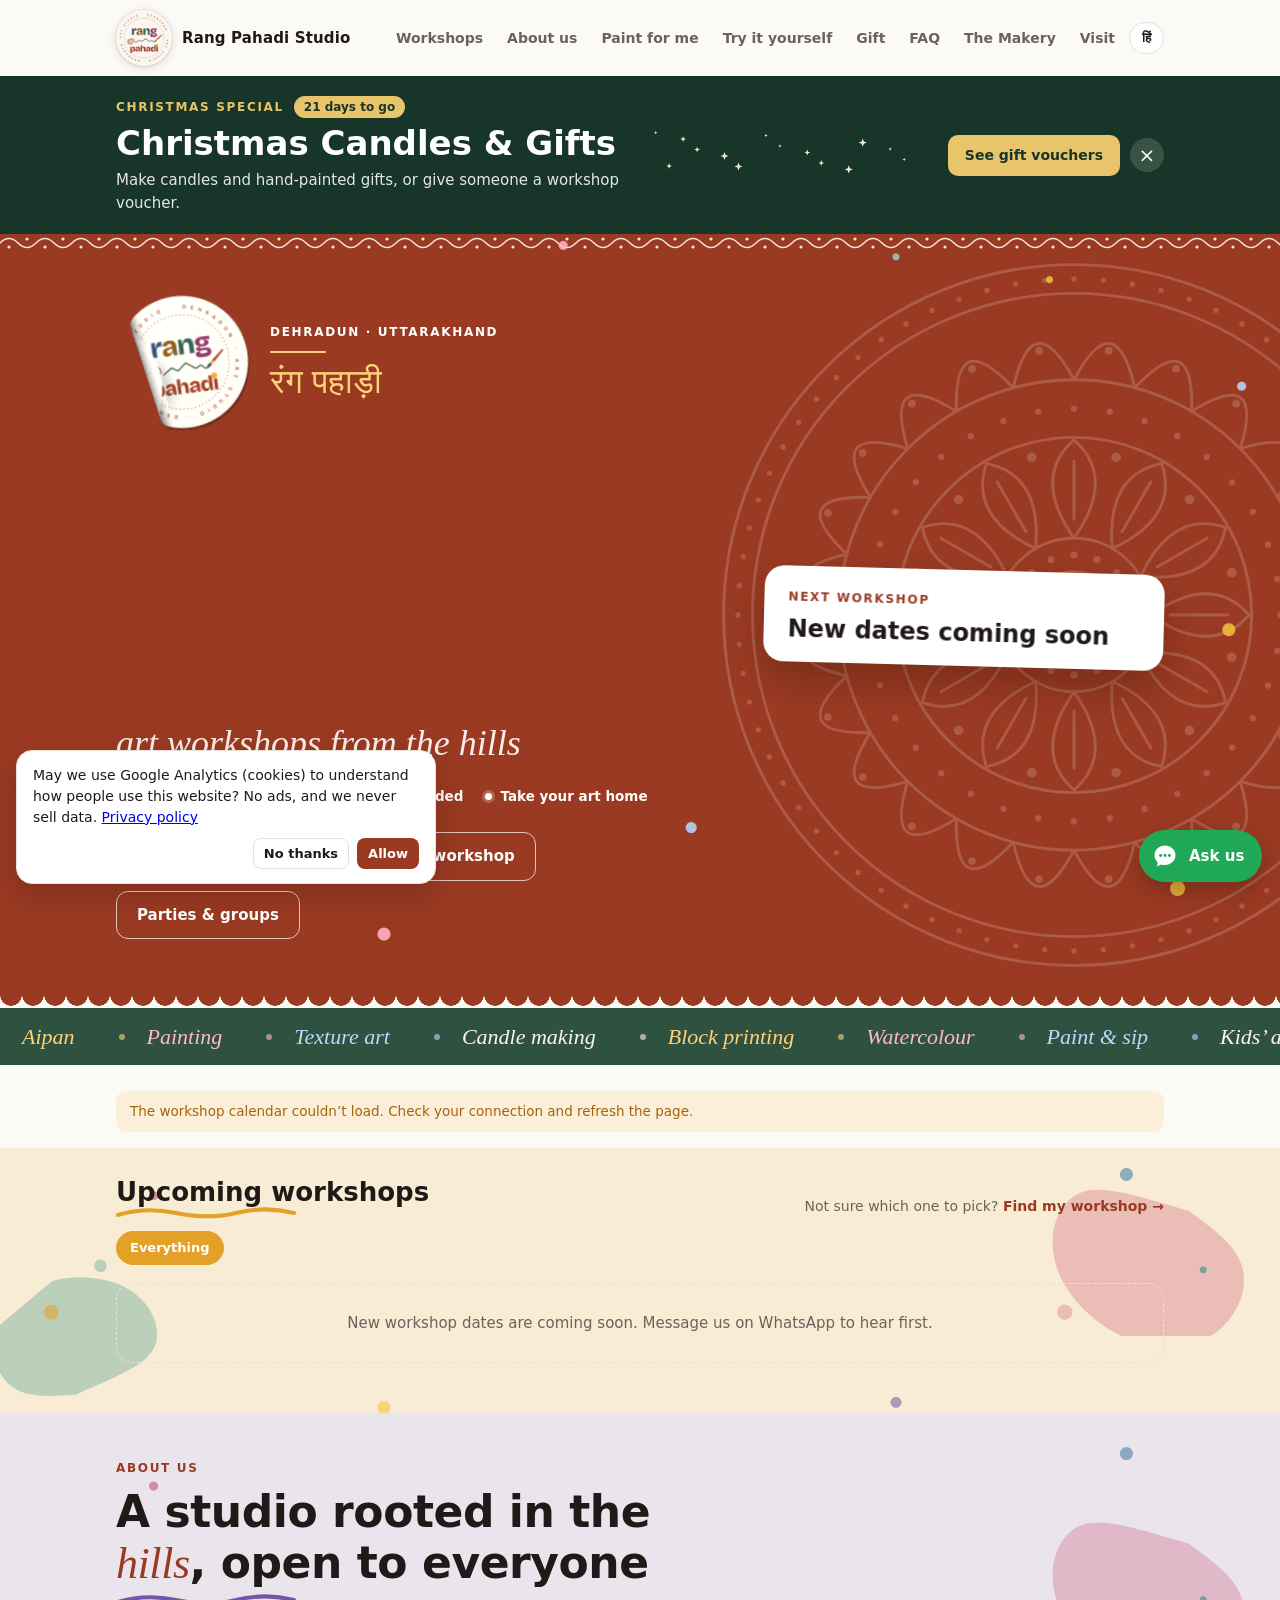
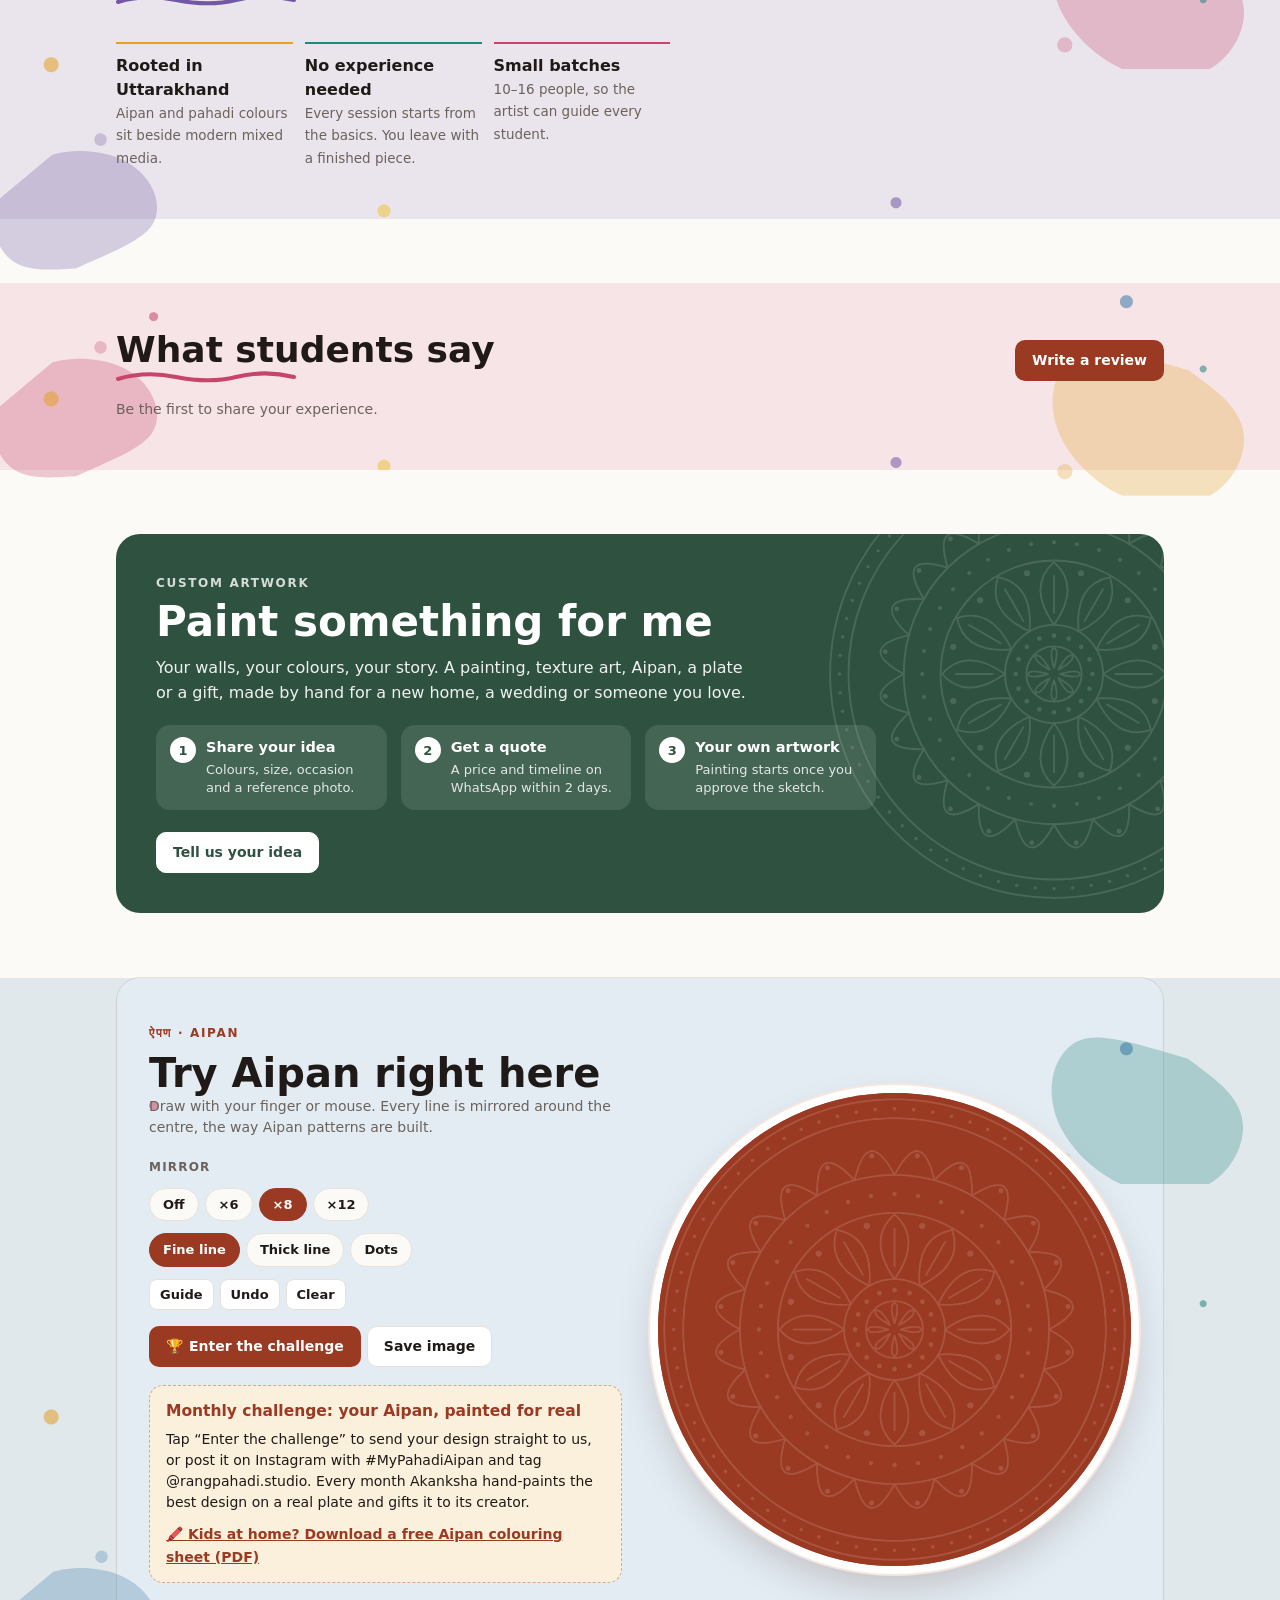
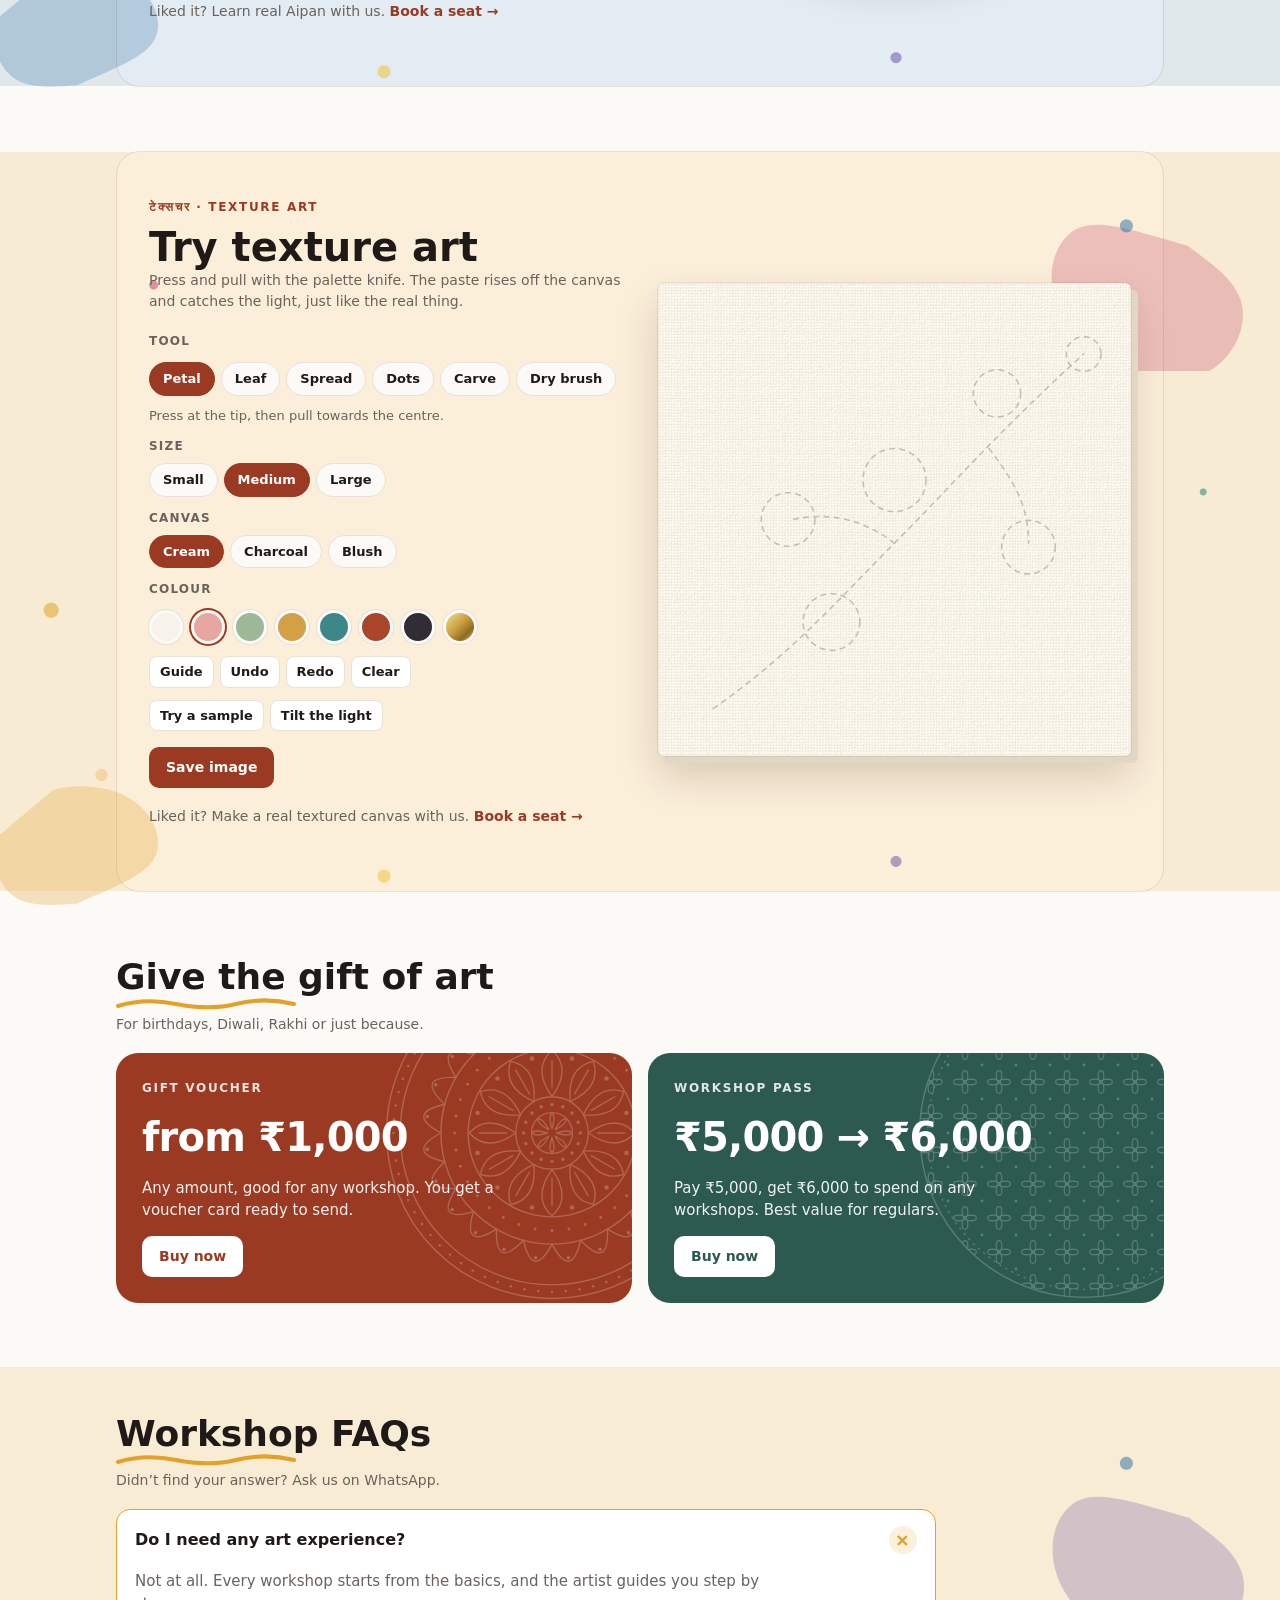
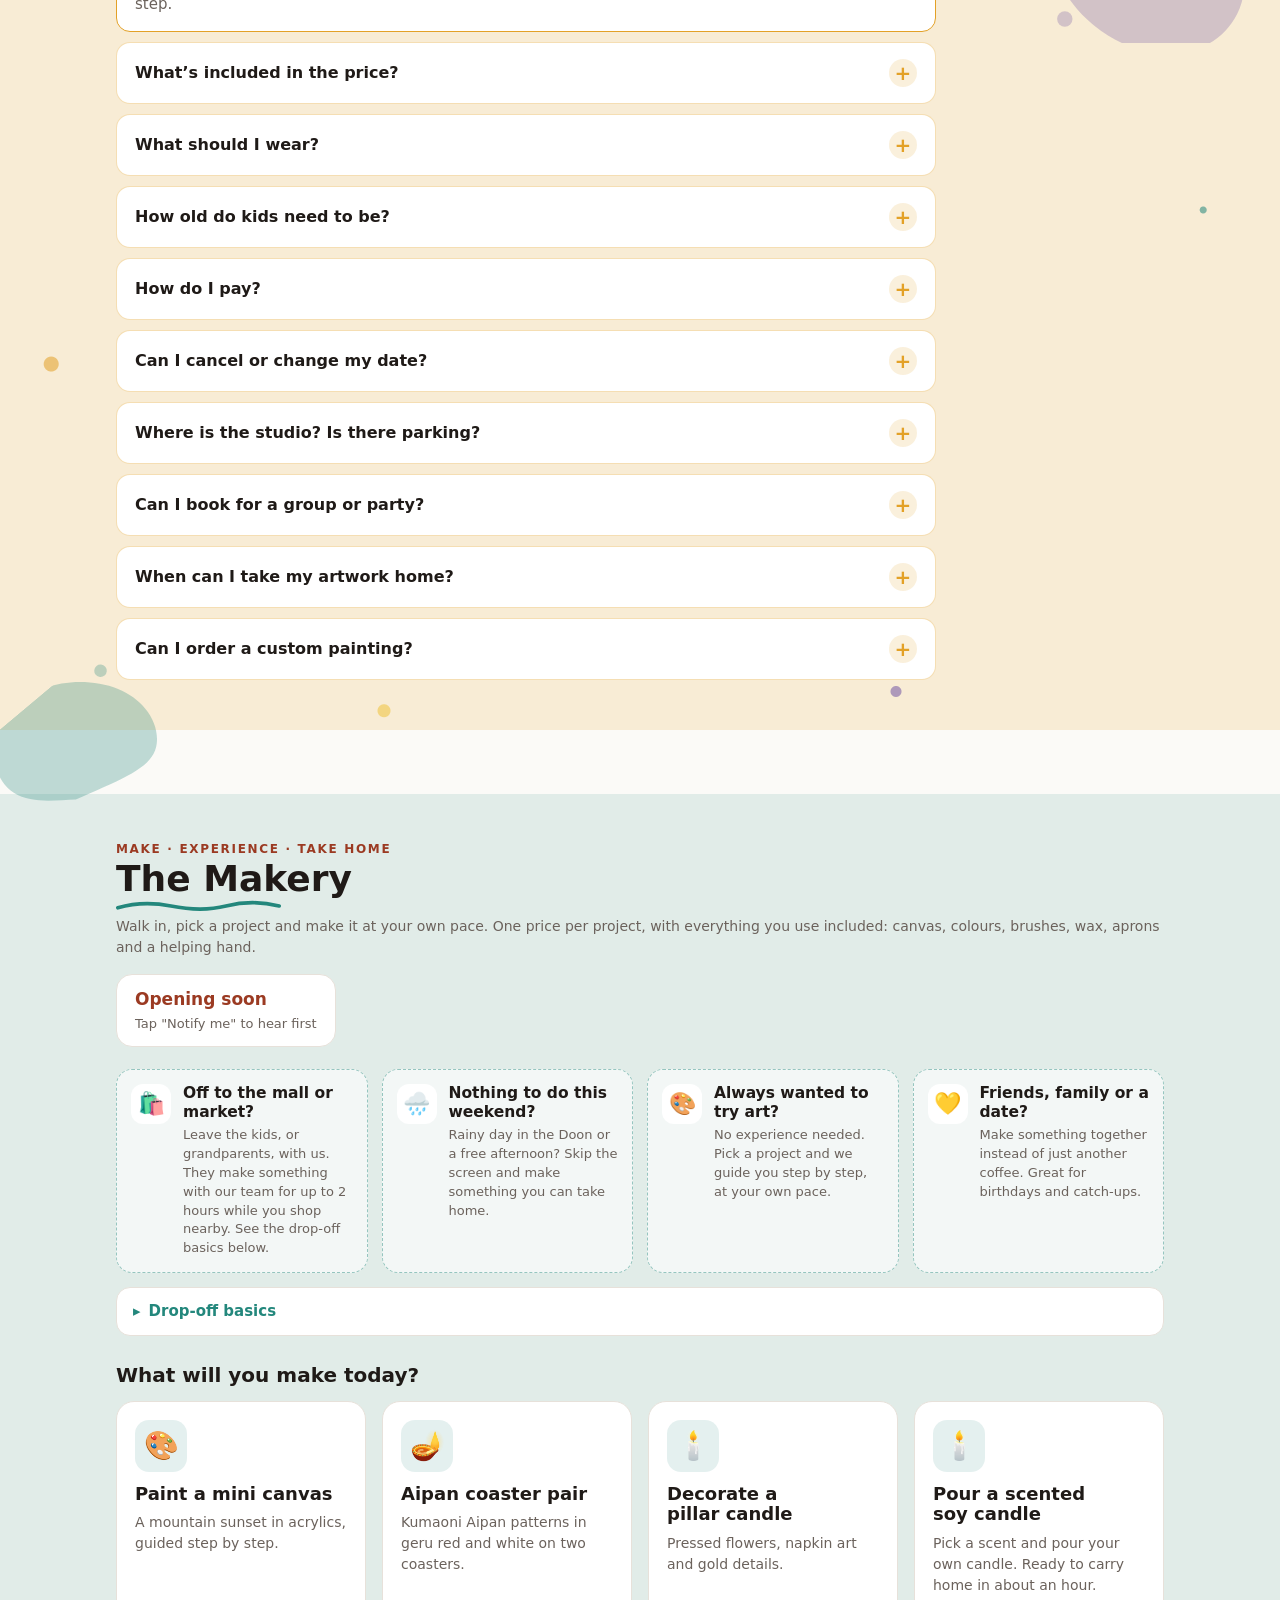
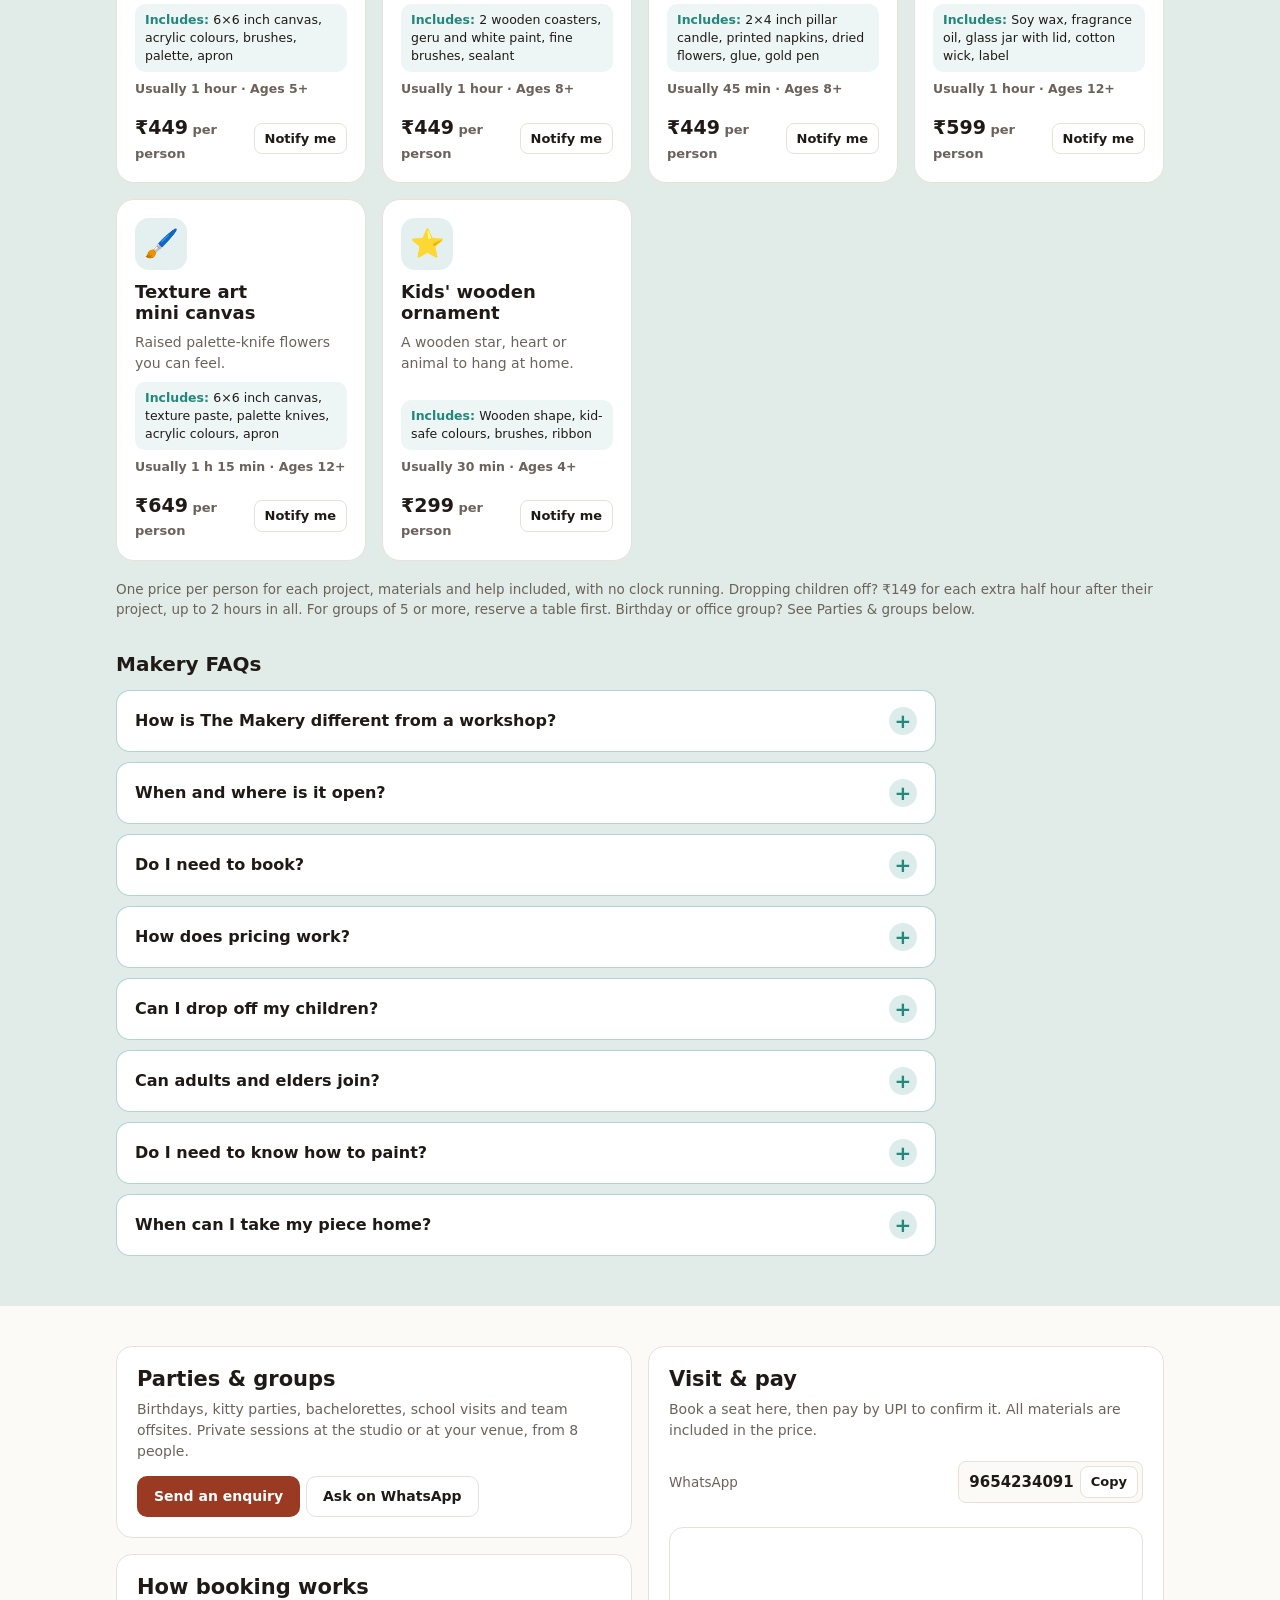
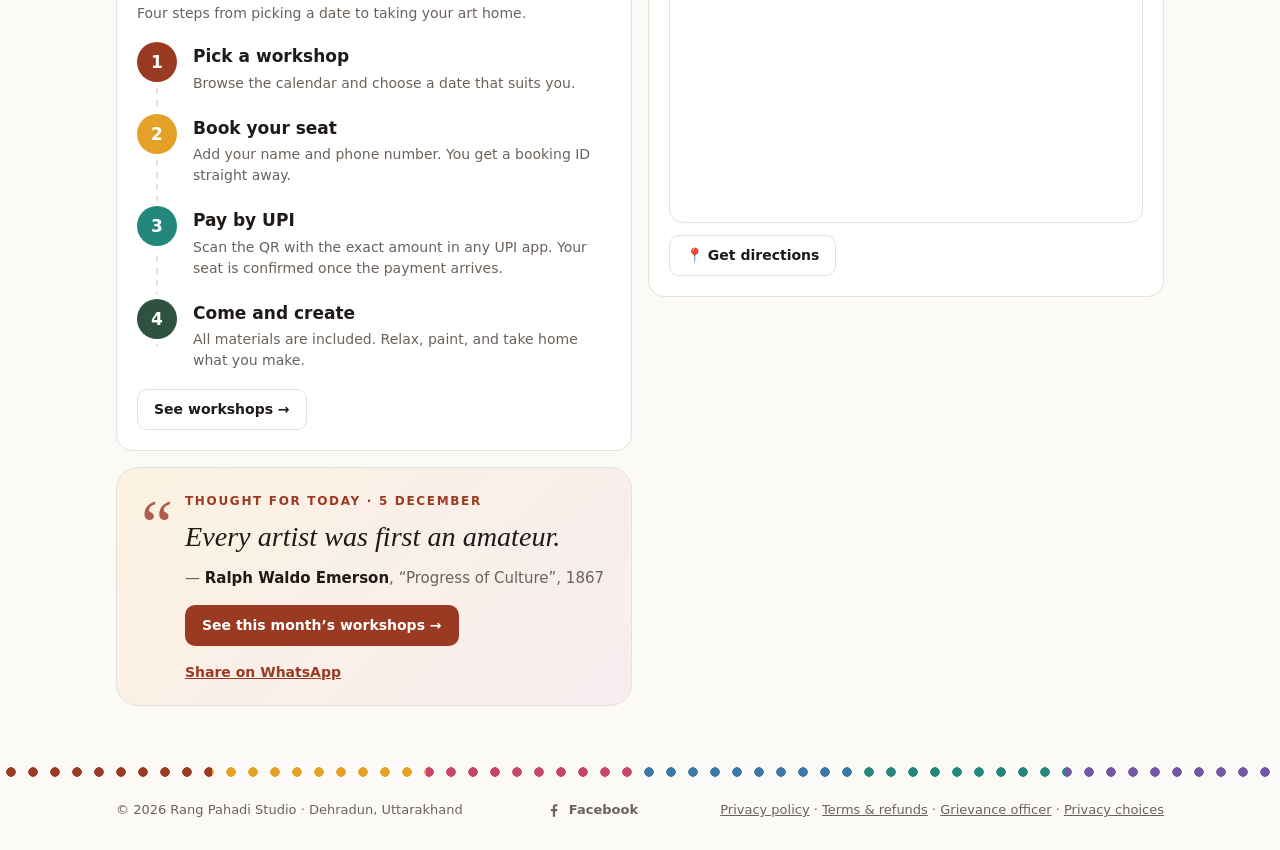
<file: index.html>
<!doctype html>
<html lang="en">
<head>
<meta charset="utf-8">
<meta name="viewport" content="width=device-width, initial-scale=1, viewport-fit=cover">
<!-- Security: only load scripts, styles and data from the places this site really uses -->
<meta http-equiv="Content-Security-Policy" content="default-src 'self'; script-src 'self' 'unsafe-inline' https://www.googletagmanager.com; style-src 'self' 'unsafe-inline' https://fonts.googleapis.com; font-src 'self' data: https://fonts.gstatic.com; img-src 'self' data: blob: https:; connect-src 'self' https://script.google.com https://script.googleusercontent.com https://*.google-analytics.com https://*.analytics.google.com https://www.googletagmanager.com https://*.doubleclick.net; frame-src https://www.google.com https://maps.google.com; worker-src 'self'; manifest-src 'self'; object-src 'none'; base-uri 'self'; form-action 'self'; upgrade-insecure-requests">
<meta name="referrer" content="strict-origin-when-cross-origin">
<title>Rang Pahadi Studio · Art workshops in Dehradun</title>
<meta name="description" content="Hands-on art workshops in Dehradun: Aipan, painting, texture art, candle making, block printing and kids' classes. All materials included. Book a seat online.">
<meta property="og:title" content="Rang Pahadi Studio · Art workshops in Dehradun">
<meta property="og:description" content="Aipan, painting, texture art, candle making, block printing and kids' classes. Book a seat online.">
<meta name="theme-color" content="#9b3a22">
<link rel="icon" type="image/png" href="favicon-64.png">
<link rel="apple-touch-icon" href="icon-maskable-192.png">
<link rel="manifest" href="manifest.webmanifest">
<meta name="mobile-web-app-capable" content="yes">
<meta name="apple-mobile-web-app-capable" content="yes">
<meta name="apple-mobile-web-app-title" content="Rang Pahadi">
<meta name="apple-mobile-web-app-status-bar-style" content="default">
<link rel="canonical" href="https://rangpahadistudio.in/">
<meta property="og:type" content="website">
<meta property="og:url" content="https://rangpahadistudio.in/">
<meta property="og:site_name" content="Rang Pahadi Studio">
<meta property="og:locale" content="en_IN">
<meta property="og:image" content="https://rangpahadistudio.in/logo-512.png">
<meta property="og:image:width" content="512">
<meta property="og:image:height" content="512">
<meta property="og:image:alt" content="Rang Pahadi Studio logo">
<meta name="twitter:card" content="summary">
<meta name="twitter:title" content="Rang Pahadi Studio · Art workshops in Dehradun">
<meta name="twitter:description" content="Aipan, painting, texture art, candle making, block printing and kids' classes. Book a seat online.">
<meta name="twitter:image" content="https://rangpahadistudio.in/logo-512.png">
<script type="application/ld+json">{"@context":"https://schema.org","@type":"LocalBusiness","additionalType":"https://schema.org/ArtGallery","name":"Rang Pahadi Studio","alternateName":"रंग पहाड़ी","url":"https://rangpahadistudio.in/","logo":"https://rangpahadistudio.in/logo-512.png","image":"https://rangpahadistudio.in/logo-512.png","description":"Hands-on art workshops in Dehradun: Aipan, painting, texture art, candle making, block printing and kids' art classes. All materials included.","telephone":"+91-9654234091","priceRange":"₹₹","address":{"@type":"PostalAddress","streetAddress":"MDDA HIG Society, Near ISBT, Haridwar Byepass Road","addressLocality":"Dehradun","addressRegion":"Uttarakhand","postalCode":"248171","addressCountry":"IN"},"areaServed":"Dehradun","founder":{"@type":"Person","name":"Akanksha Singhal","jobTitle":"Founder & lead artist"},"sameAs":["https://www.instagram.com/rangpahadi.studio/","https://www.facebook.com/rangpahadi.studio/"],"geo":{"@type":"GeoCoordinates","latitude":30.2874931,"longitude":78.0007514},"hasMap":"https://www.google.com/maps?q=30.2874931,78.0007514","openingHoursSpecification":[{"@type":"OpeningHoursSpecification","dayOfWeek":["Tuesday","Wednesday","Thursday","Friday","Saturday","Sunday"],"opens":"10:00","closes":"19:00"}]}</script>
<link rel="preconnect" href="https://fonts.googleapis.com">
<link rel="preconnect" href="https://fonts.gstatic.com" crossorigin>
<link rel="preconnect" href="https://script.google.com" crossorigin>
<link rel="preconnect" href="https://script.googleusercontent.com" crossorigin>
<link rel="stylesheet" href="https://fonts.googleapis.com/css2?family=Bricolage+Grotesque:opsz,wght@12..96,500;12..96,700;12..96,800&family=Hanken+Grotesk:wght@400;500;600;700&family=Instrument+Serif:ital@0;1&family=Tiro+Devanagari+Hindi&display=swap">
<!-- Google Analytics -->
<!-- Google Analytics loads from app.js only after the visitor allows it (DPDP Act consent) -->
<link rel="stylesheet" href="style.css">
<style>html,body{margin:0}:root{padding-top:env(safe-area-inset-top,0px);padding-bottom:env(safe-area-inset-bottom,0px)}img{max-width:100%}[hidden]{display:none!important}</style>
</head>
<body>
<header class="wrap topbar">
  <a href="#" style="display:flex;align-items:center;gap:10px;color:inherit;text-decoration:none"><img src="logo-512.png" alt="Rang Pahadi logo" width="56" height="56" onerror="this.onerror=null;var i=this;setTimeout(function(){i.src='logo-512.png?r='+Date.now()},1000)" style="display:block;border-radius:50%;box-shadow:0 0 0 1px rgba(0,0,0,.08),0 2px 8px rgba(60,20,0,.15)"><span class="brandmini" id="brandmini">Rang Pahadi Studio</span></a>
  <nav class="navlinks" aria-label="Main">
    <a href="#calendar" data-i18n="nav_workshops">Workshops</a>
    <a href="#about" data-i18n="nav_about">About us</a>
    <a href="#gallery" data-i18n="nav_gallery" hidden>Gallery</a>
    <a href="#commission" data-i18n="nav_paint">Paint for me</a>
    <a href="#try-aipan" data-i18n="nav_try">Try it yourself</a>
    <a href="#gift" data-i18n="nav_gift">Gift</a>
    <a href="#faq" data-i18n="nav_faq">FAQ</a>
    <a href="#makery" data-i18n="nav_makery">The Makery</a>
    <a href="#visit" data-i18n="nav_visit">Visit</a>
    <button type="button" class="lang-btn" id="langBtn" data-i18n="lang_btn" aria-label="Switch language / भाषा बदलें">हिं</button>
  </nav>
</header>
<div id="app">
<!-- Shown instantly while app.js downloads (slow phones), so the first thing visitors see is the coloured hero, not
     plain text. app.js replaces everything inside #app with the real page. -->
<div class="seo-hero" style="--band:#9b3a22"><section class="band"><div class="wrap hero"><div>
  <div class="hero-id"><img class="hero-logo" src="logo-512.png" alt="" width="132" height="132"><div class="hero-place"><span class="eyebrow">Dehradun · Uttarakhand</span><span class="rule"></span><span class="deva" lang="hi">रंग पहाड़ी</span></div></div>
  <p class="h1-like">Rang Pahadi Studio</p>
  <div class="sub">art workshops from the hills</div>
  <p class="lede">Hands-on art workshops in the Doon valley: Aipan, painting, texture art, candle making, block printing and kids' classes. All materials included.</p>
  <ul class="facts"><li>Batches of 10–16</li><li>All materials included</li><li>Take your art home</li></ul>
</div></div></section></div>
<main class="wrap seo-static" style="padding:32px 16px;max-width:880px;margin:0 auto;line-height:1.6">
  <h1>Rang Pahadi Studio: art workshops in Dehradun</h1>
  <p>Rang Pahadi Studio is a hands-on art studio in Dehradun, Uttarakhand, run by artist Akanksha Singhal. Join a small-batch workshop, learn step by step and take home what you make. No experience needed, and all materials are included.</p>
  <h2>Workshops</h2>
  <ul>
    <li><strong>Aipan art</strong>: the traditional Kumaoni folk art of Uttarakhand, painted on plates, wood and canvas.</li>
    <li><strong>Painting &amp; drawing</strong>: watercolour, acrylic and paint &amp; sip sessions for beginners.</li>
    <li><strong>Texture art &amp; mixed media</strong>: palette knife, modelling paste and layered canvases.</li>
    <li><strong>Candle making</strong>: scented soy candles and decorated pillar candles.</li>
    <li><strong>Block printing &amp; handicrafts</strong>: hand-block printed totes and cushion covers.</li>
    <li><strong>Kids' Art Club</strong>: weekly drawing, colour and craft classes for ages 6–12, plus winter art camps.</li>
  </ul>
  <p>Weekend workshops start from ₹1,100 per person. The Kids' Art Club is ₹3,000 a month. Private sessions for birthdays, kitty parties, schools and corporate teams are available from 8 people.</p>
  <h2>Custom artwork and gifts</h2>
  <p>Order a custom painting, Aipan piece, hand-painted nameplate, plate or candle gift set. Gift vouchers and workshop passes are also available.</p>
  <h2>Frequently asked questions</h2>
  <p><strong>Do I need any art experience?</strong> No. Every workshop starts from the basics.</p>
  <p><strong>What is included?</strong> All materials: paints, canvas, wax, brushes and aprons.</p>
  <p><strong>How do I pay?</strong> By UPI after booking. Your seat is confirmed once the payment arrives.</p>
  <h2>Contact</h2>
  <p>Dehradun, Uttarakhand · WhatsApp <a href="https://wa.me/919654234091">96542 34091</a> · Instagram <a href="https://www.instagram.com/rangpahadi.studio/">@rangpahadi.studio</a></p>
  <noscript><p>Please turn on JavaScript to see the live workshop calendar and book a seat.</p></noscript>
</main>
</div>
<div id="modalRoot"></div>
<script src="config.js"></script>
<script src="qrcode.js"></script>
<script src="app.js"></script>
<!-- React Bits effects (sticker logo, card fade-ins, artwork carousel, tap sparkles); safe to remove.
     Loaded once the page has finished and the phone is idle, so first taps and scrolls stay smooth.
     Skipped with Data Saver on, on 2G, or on phones with 2 GB of memory or less: the effects are decoration. -->
<script>
(function(){
  var c = navigator.connection || {};
  if (c.saveData || /2g$/.test(c.effectiveType || '') || (navigator.deviceMemory && navigator.deviceMemory <= 2)) return;
  function go(){ var s = document.createElement('script'); s.src = 'enhance.js?v=8'; document.body.appendChild(s); }
  function idle(){ 'requestIdleCallback' in window ? requestIdleCallback(go, {timeout: 2500}) : setTimeout(go, 300); }
  document.readyState === 'complete' ? idle() : addEventListener('load', idle);
})();
</script>
<!-- App: install button and offline support -->
<style>#rp-install{position:fixed;left:16px;right:16px;bottom:calc(16px + env(safe-area-inset-bottom,0px));z-index:60;display:flex;align-items:center;gap:12px;max-width:440px;margin:0 auto;padding:12px 14px;border-radius:16px;background:#2f5240;color:#fff;box-shadow:0 10px 30px rgba(0,0,0,.25);font:500 14px/1.35 "Hanken Grotesk",system-ui,sans-serif}
#rp-install img{width:40px;height:40px;border-radius:10px;background:#fbf5ef}#rp-install span{flex:1}#rp-install b{display:block;font-size:15px}
#rp-install button{border:0;border-radius:99px;padding:8px 14px;font:700 13px "Hanken Grotesk",system-ui,sans-serif;cursor:pointer}#rp-install .go{background:#fff;color:#2f5240}#rp-install .no{background:transparent;color:#fff;opacity:.8;padding:8px}</style>
<script>
(function(){
  if ('serviceWorker' in navigator) window.addEventListener('load', function(){ navigator.serviceWorker.register('sw.js').catch(function(){}); });
  var standalone = matchMedia('(display-mode: standalone)').matches || navigator.standalone;
  function seen(){ try { return localStorage.getItem('rp-install-dismissed') === '1'; } catch(e){ return false; } }
  function hide(b, remember){ b.remove(); if (remember) try { localStorage.setItem('rp-install-dismissed','1'); } catch(e){} }
  function banner(text, onGo){
    if (standalone || seen() || document.getElementById('rp-install')) return;
    var b = document.createElement('div'); b.id = 'rp-install'; b.setAttribute('role','dialog'); b.setAttribute('aria-label','Install the app');
    b.innerHTML = '<img src="icon-maskable-192.png" alt=""><span><b>Get the Rang Pahadi app</b>' + text + '</span>' + (onGo ? '<button class="go" type="button">Install</button>' : '') + '<button class="no" type="button" aria-label="Not now">✕</button>';
    if (onGo) b.querySelector('.go').onclick = function(){ onGo(); hide(b, false); };
    b.querySelector('.no').onclick = function(){ hide(b, true); };
    document.body.appendChild(b);
    if (window.gtag) gtag('event','app_banner_shown');
  }
  window.addEventListener('beforeinstallprompt', function(e){
    e.preventDefault(); var ev = e;
    setTimeout(function(){ banner('Workshops and your bookings, one tap away.', function(){ ev.prompt(); ev.userChoice.then(function(c){ if (window.gtag) gtag('event','app_install_' + c.outcome); }); }); }, 8000);
  });
  window.addEventListener('appinstalled', function(){ if (window.gtag) gtag('event','app_installed'); });
  var iOS = /iphone|ipad|ipod/i.test(navigator.userAgent) && !window.MSStream;
  if (iOS && !standalone) setTimeout(function(){ banner('Tap the Share button, then “Add to Home Screen”.'); }, 12000);
})();
</script>
</body>
</html>
</file>
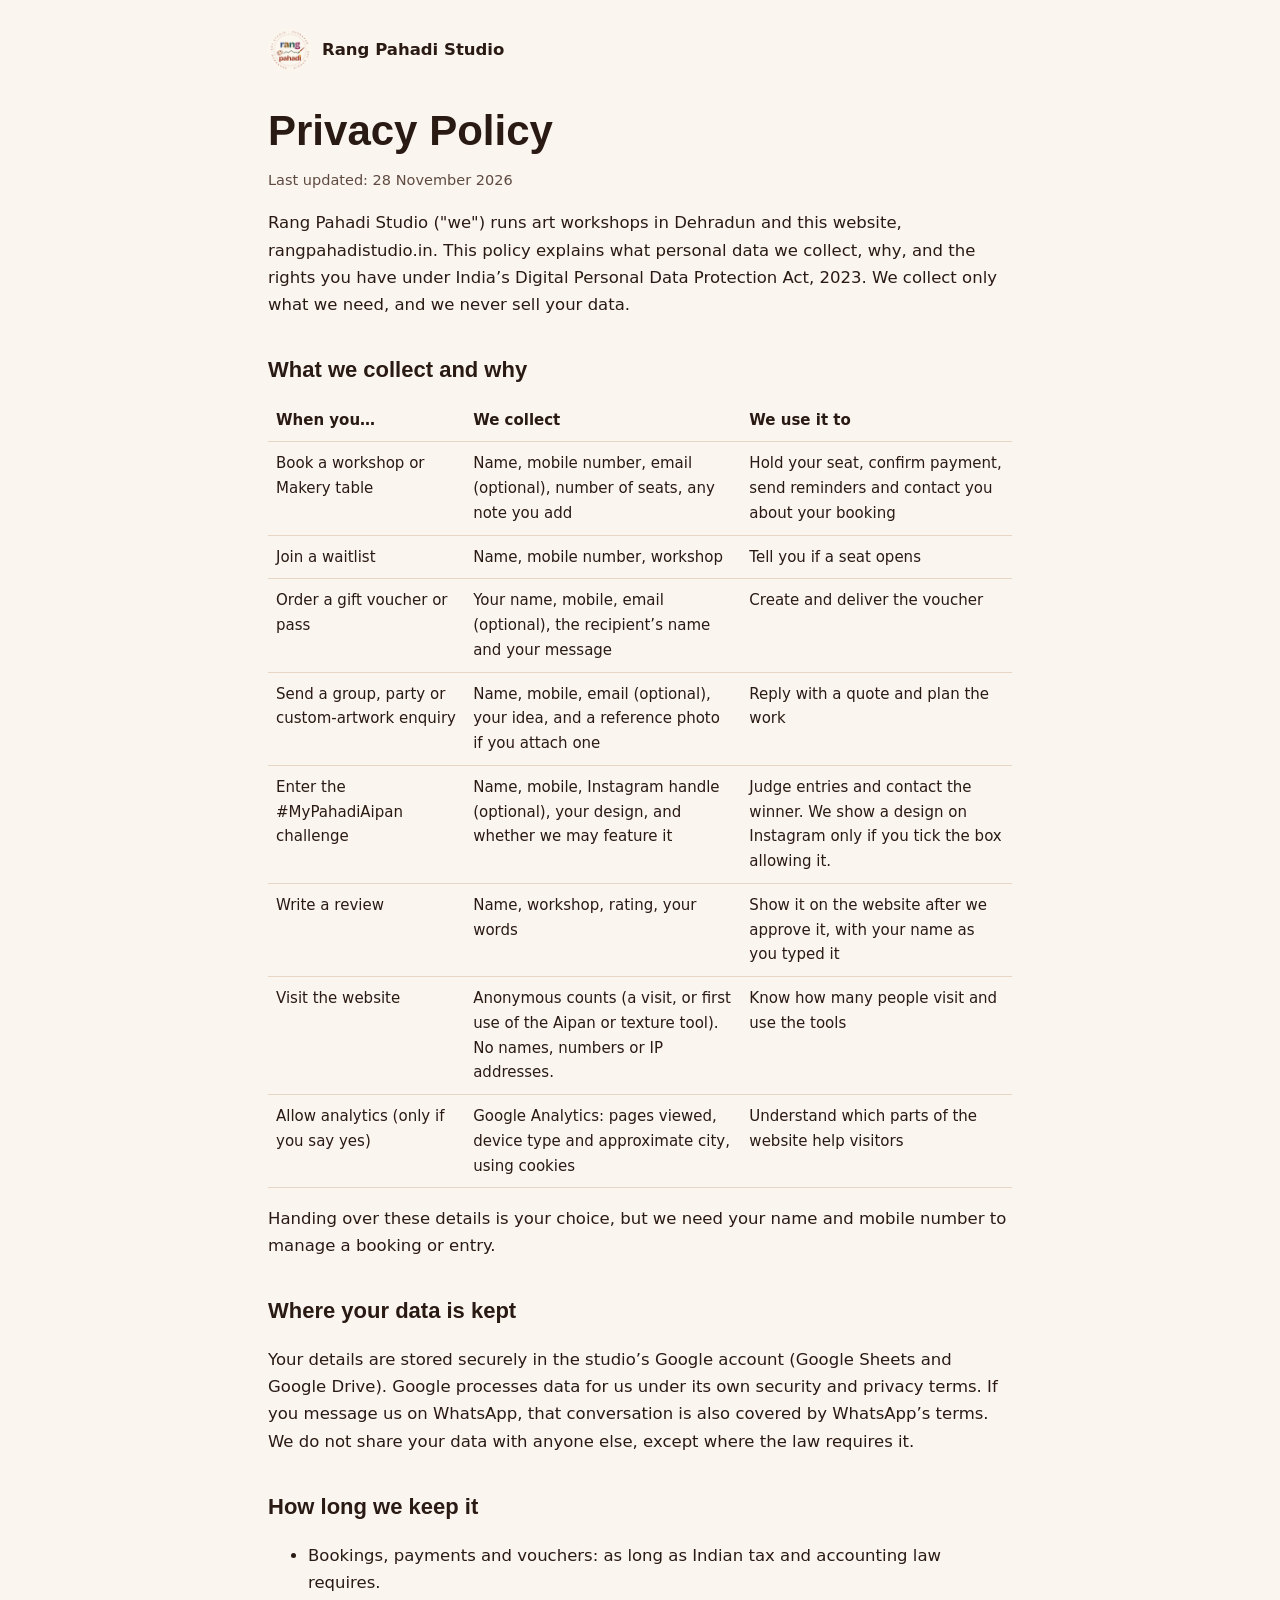
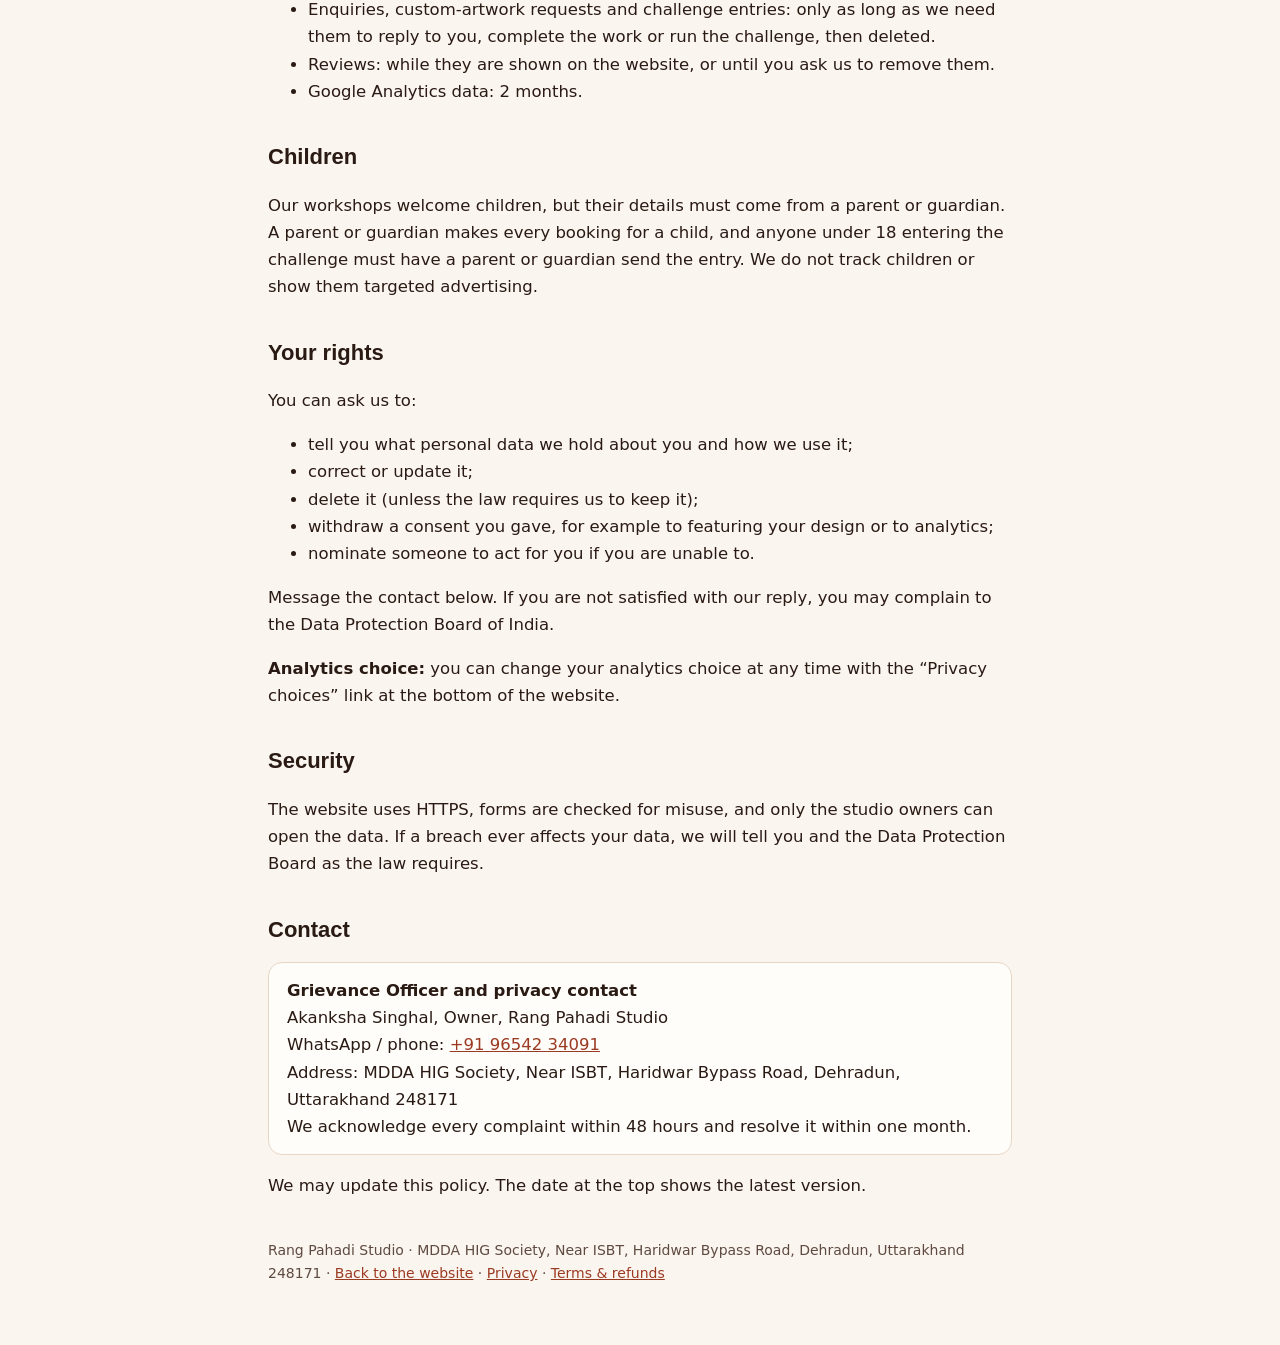
<file: privacy.html>
<!doctype html>
<html lang="en"><head><meta charset="utf-8"><meta name="viewport" content="width=device-width, initial-scale=1">
<meta http-equiv="Content-Security-Policy" content="default-src 'self'; script-src 'self' 'unsafe-inline' https://www.googletagmanager.com; style-src 'self' 'unsafe-inline' https://fonts.googleapis.com; font-src 'self' data: https://fonts.gstatic.com; img-src 'self' data: blob: https:; connect-src 'self' https://script.google.com https://script.googleusercontent.com https://*.google-analytics.com https://*.analytics.google.com https://www.googletagmanager.com https://*.doubleclick.net; frame-src https://www.google.com https://maps.google.com; worker-src 'self'; manifest-src 'self'; object-src 'none'; base-uri 'self'; form-action 'self'; upgrade-insecure-requests">
<meta name="referrer" content="strict-origin-when-cross-origin">
<title>Privacy Policy · Rang Pahadi Studio</title><meta name="description" content="How Rang Pahadi Studio collects, uses and protects your personal data.">
<link rel="icon" type="image/png" href="favicon-64.png"><link rel="canonical" href="https://rangpahadistudio.in/privacy.html">
<link href="https://fonts.googleapis.com/css2?family=Bricolage+Grotesque:opsz,wght@12..96,700;12..96,800&family=Hanken+Grotesk:wght@400;500;700&display=swap" rel="stylesheet">
<style>
:root{--ink:#2a1a14;--muted:#5e4a40;--geru:#9b3a22;--cream:#fbf5ef;--line:#e6d6c6;--surface:#fffdf9}
@media (prefers-color-scheme:dark){:root{--ink:#f3e9e1;--muted:#c9b8ab;--geru:#e07a5c;--cream:#1d1411;--line:#3b2c25;--surface:#261b17}}
*{box-sizing:border-box}body{margin:0;background:var(--cream);color:var(--ink);font:16.5px/1.65 "Hanken Grotesk",system-ui,sans-serif}
.wrap{max-width:780px;margin:0 auto;padding:28px 18px 60px}
header a{display:inline-flex;align-items:center;gap:10px;color:inherit;text-decoration:none;font-weight:700}header img{width:44px;height:44px;border-radius:50%}
h1{font-family:"Bricolage Grotesque",sans-serif;font-size:clamp(30px,6vw,42px);line-height:1.1;margin:28px 0 6px}
h2{font-family:"Bricolage Grotesque",sans-serif;font-size:22px;margin:34px 0 8px}
.meta{color:var(--muted);font-size:14.5px}a{color:var(--geru)}
table{width:100%;border-collapse:collapse;margin:10px 0;font-size:15px}th,td{text-align:left;vertical-align:top;border-bottom:1px solid var(--line);padding:9px 8px}th{font-weight:700}
.box{background:var(--surface);border:1px solid var(--line);border-radius:14px;padding:14px 18px;margin:14px 0}
footer{margin-top:40px;font-size:14px;color:var(--muted)}
</style></head><body><div class="wrap">
<header><a href="./"><img src="logo-192.png" alt=""> Rang Pahadi Studio</a></header>
<h1>Privacy Policy</h1><p class="meta">Last updated: 28 November 2026</p>
<p>Rang Pahadi Studio ("we") runs art workshops in Dehradun and this website, rangpahadistudio.in. This policy explains what personal data we collect, why, and the rights you have under India’s Digital Personal Data Protection Act, 2023. We collect only what we need, and we never sell your data.</p>

<h2>What we collect and why</h2>
<table><tr><th>When you…</th><th>We collect</th><th>We use it to</th></tr>
<tr><td>Book a workshop or Makery table</td><td>Name, mobile number, email (optional), number of seats, any note you add</td><td>Hold your seat, confirm payment, send reminders and contact you about your booking</td></tr>
<tr><td>Join a waitlist</td><td>Name, mobile number, workshop</td><td>Tell you if a seat opens</td></tr>
<tr><td>Order a gift voucher or pass</td><td>Your name, mobile, email (optional), the recipient’s name and your message</td><td>Create and deliver the voucher</td></tr>
<tr><td>Send a group, party or custom-artwork enquiry</td><td>Name, mobile, email (optional), your idea, and a reference photo if you attach one</td><td>Reply with a quote and plan the work</td></tr>
<tr><td>Enter the #MyPahadiAipan challenge</td><td>Name, mobile, Instagram handle (optional), your design, and whether we may feature it</td><td>Judge entries and contact the winner. We show a design on Instagram only if you tick the box allowing it.</td></tr>
<tr><td>Write a review</td><td>Name, workshop, rating, your words</td><td>Show it on the website after we approve it, with your name as you typed it</td></tr>
<tr><td>Visit the website</td><td>Anonymous counts (a visit, or first use of the Aipan or texture tool). No names, numbers or IP addresses.</td><td>Know how many people visit and use the tools</td></tr>
<tr><td>Allow analytics (only if you say yes)</td><td>Google Analytics: pages viewed, device type and approximate city, using cookies</td><td>Understand which parts of the website help visitors</td></tr>
</table>
<p>Handing over these details is your choice, but we need your name and mobile number to manage a booking or entry.</p>

<h2>Where your data is kept</h2>
<p>Your details are stored securely in the studio’s Google account (Google Sheets and Google Drive). Google processes data for us under its own security and privacy terms. If you message us on WhatsApp, that conversation is also covered by WhatsApp’s terms. We do not share your data with anyone else, except where the law requires it.</p>

<h2>How long we keep it</h2>
<ul><li>Bookings, payments and vouchers: as long as Indian tax and accounting law requires.</li>
<li>Enquiries, custom-artwork requests and challenge entries: only as long as we need them to reply to you, complete the work or run the challenge, then deleted.</li>
<li>Reviews: while they are shown on the website, or until you ask us to remove them.</li>
<li>Google Analytics data: 2 months.</li></ul>

<h2>Children</h2>
<p>Our workshops welcome children, but their details must come from a parent or guardian. A parent or guardian makes every booking for a child, and anyone under 18 entering the challenge must have a parent or guardian send the entry. We do not track children or show them targeted advertising.</p>

<h2>Your rights</h2>
<p>You can ask us to:</p>
<ul><li>tell you what personal data we hold about you and how we use it;</li>
<li>correct or update it;</li>
<li>delete it (unless the law requires us to keep it);</li>
<li>withdraw a consent you gave, for example to featuring your design or to analytics;</li>
<li>nominate someone to act for you if you are unable to.</li></ul>
<p>Message the contact below. If you are not satisfied with our reply, you may complain to the Data Protection Board of India.</p>
<p><b>Analytics choice:</b> you can change your analytics choice at any time with the “Privacy choices” link at the bottom of the website.</p>

<h2>Security</h2>
<p>The website uses HTTPS, forms are checked for misuse, and only the studio owners can open the data. If a breach ever affects your data, we will tell you and the Data Protection Board as the law requires.</p>

<h2>Contact</h2>
<div class="box" id="grievance"><b>Grievance Officer and privacy contact</b><br>
Akanksha Singhal, Owner, Rang Pahadi Studio<br>
WhatsApp / phone: <a href="https://wa.me/919654234091">+91 96542 34091</a><br>
Address: MDDA HIG Society, Near ISBT, Haridwar Bypass Road, Dehradun, Uttarakhand 248171<br>
We acknowledge every complaint within 48 hours and resolve it within one month.</div>
<p>We may update this policy. The date at the top shows the latest version.</p>
<footer>Rang Pahadi Studio · MDDA HIG Society, Near ISBT, Haridwar Bypass Road, Dehradun, Uttarakhand 248171 · <a href="./">Back to the website</a> · <a href="privacy.html">Privacy</a> · <a href="terms.html">Terms &amp; refunds</a></footer>
</div></body></html>
</file>
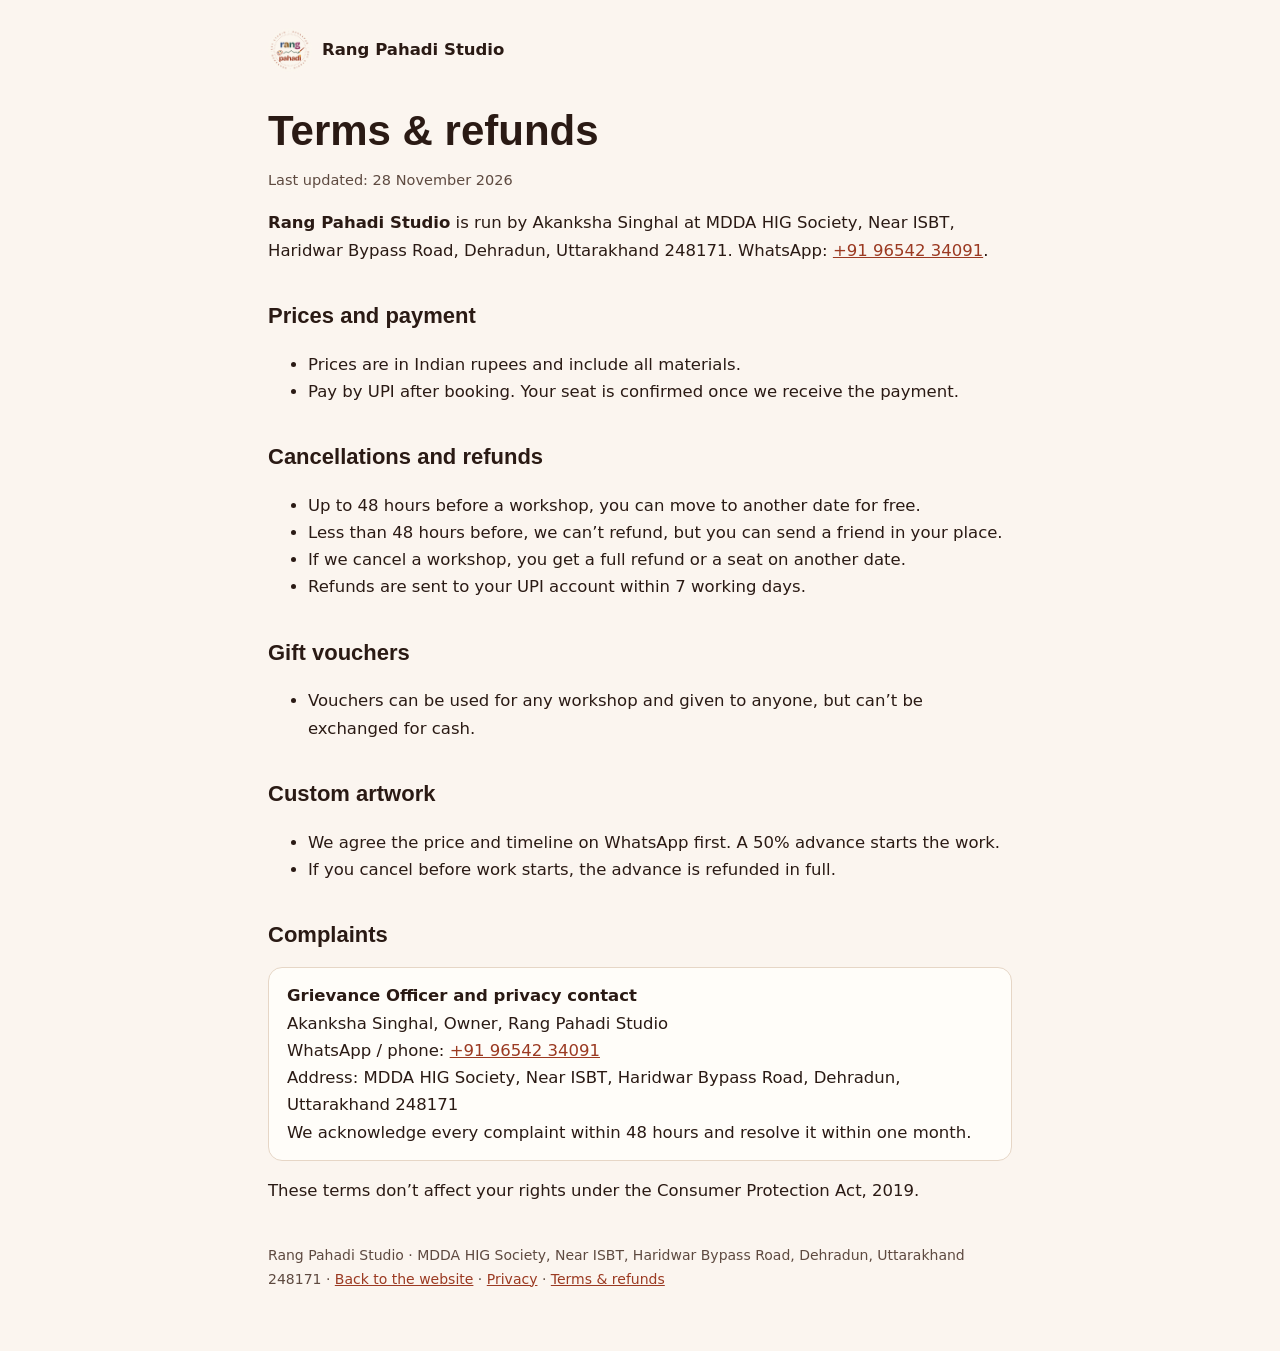
<file: terms.html>
<!doctype html>
<html lang="en"><head><meta charset="utf-8"><meta name="viewport" content="width=device-width, initial-scale=1">
<meta http-equiv="Content-Security-Policy" content="default-src 'self'; script-src 'self' 'unsafe-inline' https://www.googletagmanager.com; style-src 'self' 'unsafe-inline' https://fonts.googleapis.com; font-src 'self' data: https://fonts.gstatic.com; img-src 'self' data: blob: https:; connect-src 'self' https://script.google.com https://script.googleusercontent.com https://*.google-analytics.com https://*.analytics.google.com https://www.googletagmanager.com https://*.doubleclick.net; frame-src https://www.google.com https://maps.google.com; worker-src 'self'; manifest-src 'self'; object-src 'none'; base-uri 'self'; form-action 'self'; upgrade-insecure-requests">
<meta name="referrer" content="strict-origin-when-cross-origin">
<title>Terms & refunds · Rang Pahadi Studio</title><meta name="description" content="Booking, payment, cancellation and refund terms for Rang Pahadi Studio workshops.">
<link rel="icon" type="image/png" href="favicon-64.png"><link rel="canonical" href="https://rangpahadistudio.in/terms.html">
<link href="https://fonts.googleapis.com/css2?family=Bricolage+Grotesque:opsz,wght@12..96,700;12..96,800&family=Hanken+Grotesk:wght@400;500;700&display=swap" rel="stylesheet">
<style>
:root{--ink:#2a1a14;--muted:#5e4a40;--geru:#9b3a22;--cream:#fbf5ef;--line:#e6d6c6;--surface:#fffdf9}
@media (prefers-color-scheme:dark){:root{--ink:#f3e9e1;--muted:#c9b8ab;--geru:#e07a5c;--cream:#1d1411;--line:#3b2c25;--surface:#261b17}}
*{box-sizing:border-box}body{margin:0;background:var(--cream);color:var(--ink);font:16.5px/1.65 "Hanken Grotesk",system-ui,sans-serif}
.wrap{max-width:780px;margin:0 auto;padding:28px 18px 60px}
header a{display:inline-flex;align-items:center;gap:10px;color:inherit;text-decoration:none;font-weight:700}header img{width:44px;height:44px;border-radius:50%}
h1{font-family:"Bricolage Grotesque",sans-serif;font-size:clamp(30px,6vw,42px);line-height:1.1;margin:28px 0 6px}
h2{font-family:"Bricolage Grotesque",sans-serif;font-size:22px;margin:34px 0 8px}
.meta{color:var(--muted);font-size:14.5px}a{color:var(--geru)}
table{width:100%;border-collapse:collapse;margin:10px 0;font-size:15px}th,td{text-align:left;vertical-align:top;border-bottom:1px solid var(--line);padding:9px 8px}th{font-weight:700}
.box{background:var(--surface);border:1px solid var(--line);border-radius:14px;padding:14px 18px;margin:14px 0}
footer{margin-top:40px;font-size:14px;color:var(--muted)}
</style></head><body><div class="wrap">
<header><a href="./"><img src="logo-192.png" alt=""> Rang Pahadi Studio</a></header>
<h1>Terms &amp; refunds</h1><p class="meta">Last updated: 28 November 2026</p>
<p><b>Rang Pahadi Studio</b> is run by Akanksha Singhal at MDDA HIG Society, Near ISBT, Haridwar Bypass Road, Dehradun, Uttarakhand 248171. WhatsApp: <a href="https://wa.me/919654234091">+91 96542 34091</a>.</p>

<h2>Prices and payment</h2>
<ul><li>Prices are in Indian rupees and include all materials.</li>
<li>Pay by UPI after booking. Your seat is confirmed once we receive the payment.</li></ul>

<h2>Cancellations and refunds</h2>
<ul><li>Up to 48 hours before a workshop, you can move to another date for free.</li>
<li>Less than 48 hours before, we can’t refund, but you can send a friend in your place.</li>
<li>If we cancel a workshop, you get a full refund or a seat on another date.</li>
<li>Refunds are sent to your UPI account within 7 working days.</li></ul>

<h2>Gift vouchers</h2>
<ul><li>Vouchers can be used for any workshop and given to anyone, but can’t be exchanged for cash.</li></ul>

<h2>Custom artwork</h2>
<ul><li>We agree the price and timeline on WhatsApp first. A 50% advance starts the work.</li>
<li>If you cancel before work starts, the advance is refunded in full.</li></ul>

<h2>Complaints</h2>
<div class="box" id="grievance"><b>Grievance Officer and privacy contact</b><br>
Akanksha Singhal, Owner, Rang Pahadi Studio<br>
WhatsApp / phone: <a href="https://wa.me/919654234091">+91 96542 34091</a><br>
Address: MDDA HIG Society, Near ISBT, Haridwar Bypass Road, Dehradun, Uttarakhand 248171<br>
We acknowledge every complaint within 48 hours and resolve it within one month.</div>
<p>These terms don’t affect your rights under the Consumer Protection Act, 2019.</p>
<footer>Rang Pahadi Studio · MDDA HIG Society, Near ISBT, Haridwar Bypass Road, Dehradun, Uttarakhand 248171 · <a href="./">Back to the website</a> · <a href="privacy.html">Privacy</a> · <a href="terms.html">Terms &amp; refunds</a></footer>
</div></body></html>
</file>
<file: style.css>
/* Layout: an Aipan-style geru (red ochre) band with white rice-paste dot borders opens the page; below it, a calendar of workshop cards on clean paper. Admin is a tabbed console in the same palette. */
:root{
  --paper:#fbfaf7; --surface:#ffffff; --ink:#1f1a17; --muted:#6b625c; --line:#e7e1da;
  --geru:#9b3a22; --geru-ink:#ffffff; --geru-soft:#f6e6df; --deodar:#2f5240; --deodar-soft:#e3eee7;
  --warn:#a5640a; --warn-soft:#fbefd9; --bad:#b3261e; --good:#2f6b45;
  --shadow:0 1px 2px rgba(40,20,10,.06),0 4px 16px rgba(40,20,10,.06);
  --display:"Bricolage Grotesque",ui-sans-serif,system-ui,sans-serif;
  --body:"Hanken Grotesk",ui-sans-serif,system-ui,-apple-system,"Segoe UI",sans-serif;
}
@media (prefers-color-scheme: dark){:root:not([data-theme="light"]){
  --paper:#161312; --surface:#211c1a; --ink:#f3ede8; --muted:#b2a79f; --line:#3a322e;
  --geru:#b8492d; --geru-ink:#fff8f4; --geru-soft:#3d2219; --deodar:#7fbf9b; --deodar-soft:#1f3328;
  --warn:#e3a54a; --warn-soft:#3a2a12; --bad:#f08a80; --good:#7fcf9c;
  --shadow:0 1px 2px rgba(0,0,0,.3),0 4px 16px rgba(0,0,0,.25); color-scheme:dark}}
:root[data-theme="dark"]{
  --paper:#161312; --surface:#211c1a; --ink:#f3ede8; --muted:#b2a79f; --line:#3a322e;
  --geru:#b8492d; --geru-ink:#fff8f4; --geru-soft:#3d2219; --deodar:#7fbf9b; --deodar-soft:#1f3328;
  --warn:#e3a54a; --warn-soft:#3a2a12; --bad:#f08a80; --good:#7fcf9c;
  --shadow:0 1px 2px rgba(0,0,0,.3),0 4px 16px rgba(0,0,0,.25); color-scheme:dark}
*{box-sizing:border-box}
body{background:var(--paper);color:var(--ink);font-family:var(--body);font-size:15px;line-height:1.5;font-variant-numeric:tabular-nums}
h1,h2,h3{font-family:var(--display);text-wrap:balance;margin:0;line-height:1.15}
button,input,select,textarea{font:inherit;color:inherit}
:focus-visible{outline:2px solid var(--geru);outline-offset:2px}
.wrap{max-width:1080px;margin:0 auto;padding-left:max(16px,env(safe-area-inset-left,0px));padding-right:max(16px,env(safe-area-inset-right,0px))}
.topbar{display:flex;justify-content:space-between;align-items:center;gap:12px;padding-block:10px;flex-wrap:wrap}
.brandmini{font-family:var(--display);font-weight:700;letter-spacing:.01em}
.seg{display:inline-flex;border:1px solid var(--line);border-radius:999px;padding:3px;background:var(--surface)}
.seg button{border:0;background:none;padding:6px 14px;border-radius:999px;cursor:pointer;font-weight:600;font-size:13px;color:var(--muted)}
.seg button[aria-pressed="true"]{background:var(--ink);color:var(--paper)}
.band{background:var(--band,var(--geru));color:var(--geru-ink);position:relative;overflow:hidden;transition:background-color .5s ease}
.explore{display:flex;gap:8px;flex-wrap:wrap;align-items:center;margin-top:22px;font-size:12.5px}
.explore .eyebrow{margin-right:4px}
.explore button{border:1px solid rgba(255,255,255,.45);background:transparent;color:inherit;border-radius:999px;padding:5px 12px;font-weight:600;font-size:12.5px;cursor:pointer}
.explore button:hover{border-color:#fff}
.explore button[aria-pressed="true"]{background:#fff;color:var(--band,var(--geru));border-color:#fff}
.mandala{transition:opacity .5s ease}
.band::before{content:"";display:block;height:18px;background-image:url("data:image/svg+xml,%3Csvg xmlns='http://www.w3.org/2000/svg' width='36' height='18'%3E%3Cg fill='none' stroke='%23fff' stroke-width='1.6' stroke-linecap='round'%3E%3Cpath d='M0 9 Q9 0 18 9 T36 9'/%3E%3C/g%3E%3Cg fill='%23fff'%3E%3Ccircle cx='9' cy='13' r='1.6'/%3E%3Ccircle cx='27' cy='5' r='1.6'/%3E%3C/g%3E%3C/svg%3E");background-repeat:repeat-x;opacity:.85}
.band-edge{height:14px;background:var(--band,var(--geru));transition:background-color .5s ease;-webkit-mask:radial-gradient(circle at 11px 0,#000 10.5px,transparent 11px) 0 0/22px 14px repeat-x;mask:radial-gradient(circle at 11px 0,#000 10.5px,transparent 11px) 0 0/22px 14px repeat-x}
.mandala{position:absolute;width:min(720px,80vw);aspect-ratio:1;right:max(-180px,-12vw);top:50%;transform:translateY(-50%);color:var(--geru-ink);opacity:.17;pointer-events:none}
.mandala svg{width:100%;height:100%;display:block}
@media (prefers-reduced-motion:no-preference){.mandala svg{animation:spin 180s linear infinite}}
@keyframes spin{to{transform:rotate(360deg)}}
.hero{position:relative;z-index:1;display:grid;grid-template-columns:minmax(0,1.25fr) minmax(0,.85fr);gap:48px;padding-block:44px 56px;align-items:center}
.hero-top{display:flex;align-items:center;gap:14px;flex-wrap:wrap}
.deva{font-family:"Tiro Devanagari Hindi",serif;font-size:20px;opacity:.85}
.hero-top .rule{width:36px;height:1.5px;background:currentColor;opacity:.5}
.hero h1{font-size:clamp(46px,7.6vw,96px);font-weight:800;letter-spacing:-.025em;line-height:.95;margin-top:14px}
.hero .sub{font-family:"Instrument Serif",Georgia,serif;font-style:italic;font-size:clamp(24px,3vw,36px);line-height:1.1;margin-top:8px;opacity:.95}
.hero p.lede{margin:18px 0 0;max-width:48ch;opacity:.88;font-size:16px}
.eyebrow{text-transform:uppercase;letter-spacing:.14em;font-size:12px;font-weight:700;opacity:.85}
.facts{display:flex;gap:10px 22px;flex-wrap:wrap;margin-top:22px;padding:0;list-style:none;font-size:13.5px;font-weight:600}
.facts li{display:flex;align-items:center;gap:8px}
.facts li::before{content:"";width:7px;height:7px;border-radius:50%;background:currentColor;box-shadow:0 0 0 3px rgba(255,255,255,.22)}
.hero-actions{display:flex;gap:10px;flex-wrap:wrap;margin-top:26px}
.hero-actions .btn{padding:12px 20px;font-size:15px;border-radius:12px}
.ticket{background:var(--surface);color:var(--ink);border-radius:20px;box-shadow:0 18px 40px rgba(40,10,0,.28);transform:rotate(1.5deg);max-width:400px;justify-self:end;width:100%}
.ticket-top{padding:22px 24px 18px}
.ticket-top .eyebrow{color:var(--band,var(--geru));opacity:1}
.ticket .datebox{background:color-mix(in srgb,var(--band,var(--geru)) 13%,var(--surface));color:var(--band,var(--geru))}
.ticket .btn-primary{background:var(--band,var(--geru))}
@media (prefers-color-scheme: dark){:root:not([data-theme="light"]) .ticket .datebox,:root:not([data-theme="light"]) .ticket-top .eyebrow{color:color-mix(in srgb,var(--band,var(--geru)) 45%,#fff)}}
:root[data-theme="dark"] .ticket .datebox,:root[data-theme="dark"] .ticket-top .eyebrow{color:color-mix(in srgb,var(--band,var(--geru)) 45%,#fff)}
.ticket-head{display:flex;gap:14px;align-items:center;margin-top:12px}
.ticket h3{font-size:24px;font-weight:700}
.ticket-perf{position:relative;border-top:2px dashed var(--line);margin:0 22px}
.ticket-perf::before,.ticket-perf::after{content:"";position:absolute;top:-13px;width:24px;height:24px;border-radius:50%;background:var(--band,var(--geru))}
.ticket-perf::before{left:-35px}.ticket-perf::after{right:-35px}
.ticket-bottom{padding:16px 24px 22px;display:flex;flex-direction:column;gap:12px}
.ticket-row{display:flex;justify-content:space-between;align-items:center;gap:12px}
.marquee{background:var(--deodar);color:var(--paper);overflow:hidden;white-space:nowrap;padding-block:12px;margin-top:-1px}
.marquee .track{display:inline-flex;gap:0}
.marquee span{font-family:"Instrument Serif",Georgia,serif;font-size:22px;font-style:italic;padding:0 22px;display:inline-flex;align-items:center;gap:44px}
.marquee span::after{content:"";width:6px;height:6px;border-radius:50%;background:currentColor;opacity:.6;margin-right:-22px}
@media (prefers-reduced-motion:no-preference){.marquee .track{animation:slide 50s linear infinite}}
@keyframes slide{to{transform:translateX(-50%)}}
.btn{display:inline-flex;align-items:center;justify-content:center;gap:6px;border:1px solid transparent;border-radius:10px;padding:9px 16px;font-weight:600;cursor:pointer;text-decoration:none;font-size:14px;white-space:nowrap}
.btn-primary{background:var(--geru);color:var(--geru-ink)}
.btn-primary:hover{filter:brightness(1.08)}
.btn-ghost{background:var(--surface);border-color:var(--line);color:var(--ink)}
.btn-ghost:hover{border-color:var(--muted)}
.btn-onband{background:var(--geru-ink);color:var(--band,var(--geru))}
.btn-linkband{border-color:rgba(255,255,255,.7);color:var(--geru-ink);background:transparent}
.btn-danger{background:transparent;border-color:var(--bad);color:var(--bad)}
.btn-sm{padding:5px 10px;font-size:13px;border-radius:8px}
.btn[disabled]{opacity:.5;cursor:not-allowed}
main{padding-block:26px 60px}
.section-head{display:flex;justify-content:space-between;align-items:end;gap:12px;flex-wrap:wrap;margin-bottom:14px}
.section-head h2{font-size:26px}
.chips{display:flex;gap:8px;flex-wrap:wrap;margin-bottom:18px}
.chip{border:1px solid var(--line);background:var(--surface);border-radius:999px;padding:6px 13px;font-size:13px;font-weight:600;cursor:pointer;color:var(--muted)}
.chip[aria-pressed="true"]{border-color:var(--geru);color:var(--geru);background:var(--geru-soft)}
.grid{display:grid;grid-template-columns:repeat(auto-fill,minmax(290px,1fr));gap:16px}
.card{background:var(--surface);border:1px solid var(--line);border-radius:16px;padding:18px;display:flex;flex-direction:column;gap:10px;min-width:0}
.card h3{font-size:20px;font-weight:700}
.cat{font-size:11px;text-transform:uppercase;letter-spacing:.1em;font-weight:700;color:var(--deodar)}
.when{display:flex;gap:12px;align-items:center}
.datebox{flex:none;width:54px;text-align:center;border-radius:10px;background:var(--geru-soft);color:var(--geru);padding:6px 0;line-height:1.1}
.datebox b{display:block;font-family:var(--display);font-size:22px}
.datebox span{font-size:11px;text-transform:uppercase;letter-spacing:.08em;font-weight:700}
.meta{color:var(--muted);font-size:13.5px}
.desc{color:var(--muted);font-size:14px;margin:0}
.price{font-family:var(--display);font-size:22px;font-weight:700}
.price small{font-family:var(--body);font-size:12px;color:var(--muted);font-weight:500}
.cardfoot{display:flex;justify-content:space-between;align-items:center;gap:10px;margin-top:auto;padding-top:6px;flex-wrap:wrap}
.meter{height:6px;border-radius:99px;background:var(--line);overflow:hidden}
.meter i{display:block;height:100%;background:var(--deodar);border-radius:99px}
.meter.hot i{background:var(--warn)}
.seats{font-size:12.5px;font-weight:600;color:var(--deodar)}
.seats.hot{color:var(--warn)}
.seats.full{color:var(--bad)}
.pill{display:inline-block;font-size:11.5px;font-weight:700;padding:2px 9px;border-radius:99px;background:var(--line);color:var(--muted)}
.pill.good{background:var(--deodar-soft);color:var(--deodar)}
.pill.warn{background:var(--warn-soft);color:var(--warn)}
.pill.bad{background:var(--geru-soft);color:var(--bad)}
.empty{border:1.5px dashed var(--line);border-radius:16px;padding:28px;text-align:center;color:var(--muted)}
.notice{background:var(--warn-soft);color:var(--warn);border-radius:10px;padding:10px 14px;font-size:13.5px;margin-bottom:16px}
.info{background:var(--deodar-soft);color:var(--deodar);border-radius:10px;padding:10px 14px;font-size:13.5px}
.split{display:grid;grid-template-columns:minmax(0,1fr) minmax(0,1fr);gap:16px;margin-top:40px}
.panel{background:var(--surface);border:1px solid var(--line);border-radius:16px;padding:20px;min-width:0}
.panel h2{font-size:21px;margin-bottom:8px}
.list{display:flex;flex-direction:column;gap:8px;margin:0;padding:0;list-style:none}
.row{display:flex;justify-content:space-between;align-items:center;gap:10px;padding:10px 0;border-top:1px solid var(--line);flex-wrap:wrap}
.row:first-child{border-top:0}
.copy{display:inline-flex;gap:6px;align-items:center;background:var(--paper);border:1px solid var(--line);border-radius:8px;padding:4px 4px 4px 10px;font-weight:600}
/* admin */
.tabs{display:flex;gap:4px;border-bottom:1px solid var(--line);margin-bottom:20px;overflow-x:auto}
.tabs button{border:0;background:none;padding:10px 14px;font-weight:600;color:var(--muted);cursor:pointer;border-bottom:2px solid transparent;white-space:nowrap}
.tabs button[aria-selected="true"]{color:var(--ink);border-bottom-color:var(--geru)}
.kpis{display:grid;grid-template-columns:repeat(4,minmax(0,1fr));gap:12px;margin-bottom:20px}
.kpi{background:var(--surface);border:1px solid var(--line);border-radius:14px;padding:14px 16px}
.kpi b{display:block;font-family:var(--display);font-size:26px}
.kpi span{font-size:12.5px;color:var(--muted)}
.tablewrap{overflow-x:auto;background:var(--surface);border:1px solid var(--line);border-radius:14px}
table{width:100%;border-collapse:collapse;font-size:14px}
th,td{text-align:left;padding:10px 12px;border-bottom:1px solid var(--line);vertical-align:middle}
th{font-size:11.5px;text-transform:uppercase;letter-spacing:.08em;color:var(--muted);font-weight:700;background:var(--paper)}
tr:last-child td{border-bottom:0}
td.num,th.num{text-align:right}
.actions{display:flex;gap:6px;flex-wrap:wrap;justify-content:flex-end}
.fillcell{min-width:120px}
.toggle{border:1px solid var(--line);border-radius:99px;padding:3px 10px;font-size:12px;font-weight:700;cursor:pointer;background:var(--surface);color:var(--muted)}
.toggle.on{background:var(--deodar-soft);color:var(--deodar);border-color:transparent}
/* modal */
.overlay{position:fixed;inset:0;background:rgba(20,12,8,.5);display:flex;align-items:flex-start;justify-content:center;padding:max(24px,env(safe-area-inset-top,0px)) max(16px,env(safe-area-inset-right,0px)) 24px max(16px,env(safe-area-inset-left,0px));overflow-y:auto;z-index:50}
.modal{background:var(--surface);color:var(--ink);border-radius:18px;width:100%;max-width:520px;padding:22px;box-shadow:var(--shadow);border:1px solid var(--line)}
.modal h2{font-size:22px;margin-bottom:4px}
.form{display:grid;grid-template-columns:1fr 1fr;gap:12px;margin-top:16px}
.form .full{grid-column:1/-1}
label{display:flex;flex-direction:column;gap:5px;font-size:12.5px;font-weight:700;color:var(--muted);min-width:0}
input,select,textarea{border:1px solid var(--line);background:var(--paper);border-radius:9px;padding:9px 11px;font-size:14.5px;font-weight:400;width:100%;min-width:0}
textarea{resize:vertical;min-height:70px}
.modal-foot{display:flex;justify-content:flex-end;gap:8px;margin-top:18px;flex-wrap:wrap}
.total{display:flex;justify-content:space-between;align-items:center;background:var(--paper);border-radius:10px;padding:10px 14px;margin-top:14px;font-weight:600}
.err{color:var(--bad);font-size:13px;margin-top:10px}
.toast{position:fixed;left:50%;transform:translateX(-50%);bottom:calc(20px + env(safe-area-inset-bottom,0px));background:var(--ink);color:var(--paper);padding:10px 16px;border-radius:10px;font-weight:600;z-index:60;font-size:14px}
.about{margin-top:56px;display:grid;grid-template-columns:minmax(0,1.1fr) minmax(0,.9fr);gap:40px;align-items:start}
.about .eyebrow{color:var(--geru);opacity:1}
.about h2{font-size:clamp(30px,4vw,44px);margin-top:10px;letter-spacing:-.01em}
.about h2 em{font-family:"Instrument Serif",Georgia,serif;font-weight:400;font-style:italic;color:var(--geru)}
.story{margin-top:16px;display:flex;flex-direction:column;gap:12px;max-width:62ch;font-size:16px;color:var(--ink)}
.story p{margin:0}
.pillars{list-style:none;margin:22px 0 0;padding:0;display:grid;grid-template-columns:repeat(3,minmax(0,1fr));gap:12px}
.pillars li{border-top:2px solid var(--geru);padding-top:10px}
.pillars b{display:block;font-family:var(--display);font-size:16px}
.pillars span{font-size:13.5px;color:var(--muted)}
.artist{background:var(--surface);border:1px solid var(--line);border-radius:20px;padding:24px;position:relative;overflow:hidden}
.artist::before{content:"";position:absolute;inset:0 0 auto;height:8px;background:var(--geru)}
.artist-head{display:flex;gap:16px;align-items:center;margin-top:6px}
.avatar{flex:none;width:72px;height:72px;border-radius:50%;background:var(--geru);color:var(--geru-ink);display:grid;place-items:center;font-family:var(--display);font-size:28px;font-weight:700;box-shadow:0 0 0 4px var(--surface),0 0 0 6px var(--geru-soft)}
.artist h3{font-size:22px}
.artist .role{font-size:13px;color:var(--muted);font-weight:600}
.artist p{margin:14px 0 0;color:var(--muted);font-size:14.5px}
.artist .quote{font-family:"Instrument Serif",Georgia,serif;font-style:italic;font-size:22px;line-height:1.25;color:var(--ink);margin-top:16px;padding-top:16px;border-top:1px dashed var(--line)}
@media (max-width:760px){.about{grid-template-columns:1fr;gap:24px}.pillars{grid-template-columns:1fr}}
/* phones: heading, then "Meet the artist", then the longer story, so visitors see who Akanksha is straight away */
@media (max-width:760px){.about{gap:0}.about>div{display:contents}.about .story{order:2;margin-top:22px}.about .pillars{order:3}.about>.artist{order:1;margin-top:18px}}
.wk-block+#about{margin-top:0}
footer{border-top:1px solid var(--line);padding-block:20px 30px;color:var(--muted);font-size:13px}
@media (max-width:760px){
  .hero{grid-template-columns:1fr;gap:32px;padding-block:32px 44px}
  .ticket{justify-self:stretch;max-width:none;transform:none}
  .mandala{width:520px;right:-220px;top:28%}
  .split{grid-template-columns:1fr}
  .kpis{grid-template-columns:repeat(2,minmax(0,1fr))}
  .form{grid-template-columns:1fr}
}
@media (prefers-reduced-motion:no-preference){.card{transition:border-color .15s}.card:hover{border-color:var(--muted)}}
/* ---- standalone site additions ---- */
html{scroll-behavior:smooth}
.navlinks{display:flex;gap:4px;flex-wrap:wrap}
.navlinks a{color:var(--muted);text-decoration:none;font-weight:600;font-size:14px;padding:6px 10px;border-radius:8px}
.navlinks a:hover{color:var(--ink);background:var(--surface)}
.confirm-id{font-family:var(--display);font-size:28px;font-weight:800;letter-spacing:.04em;color:var(--geru)}
.hp{position:absolute;left:-9999px;width:1px;height:1px;overflow:hidden}
.demo{background:var(--warn-soft);color:var(--warn);font-size:13px;text-align:center;padding:8px 16px}
.updated{font-size:12px;color:var(--muted)}
footer .wrap{display:flex;justify-content:space-between;gap:12px;flex-wrap:wrap}
.hero-logo{display:block;width:132px;height:132px;border-radius:50%;margin-bottom:22px;transform:rotate(-6deg);box-shadow:0 12px 28px rgba(30,8,0,.3)}
@media (max-width:760px){.hero-logo{width:104px;height:104px;margin-bottom:16px}}
/* ================= v2 features ================= */
.navlinks{align-items:center}
.lang-btn{border:1px solid var(--line);background:var(--surface);color:var(--ink);border-radius:999px;padding:5px 12px;font-weight:700;font-size:13px;cursor:pointer;font-family:"Tiro Devanagari Hindi",var(--body)}
.lang-btn:hover{border-color:var(--muted)}
.quiz-link{background:none;border:0;color:var(--muted);font:inherit;font-size:14px;cursor:pointer;padding:0;text-align:left}
.quiz-link b{color:var(--geru)}
.quiz-link:hover b{text-decoration:underline}
/* cards with photo / themed band */
.card{padding:0;gap:0;overflow:hidden}
.card-body{padding:18px;display:flex;flex-direction:column;gap:10px;flex:1}
.card-photo{position:relative;aspect-ratio:4/3;background:var(--line);overflow:hidden}
.card-photo img{width:100%;height:100%;object-fit:cover;display:block}
.card-photo-label{position:absolute;left:12px;bottom:12px;background:rgba(20,10,5,.62);color:#fff;font-size:11px;font-weight:700;letter-spacing:.1em;text-transform:uppercase;padding:5px 10px;border-radius:99px}
.card-band{position:relative;height:74px;overflow:hidden;color:#fff;display:flex;align-items:center;padding:0 18px}
.card-band-motif{position:absolute;width:260px;height:260px;right:-60px;top:-93px;opacity:.28;color:#fff}
.card-band-motif svg,.gift-motif svg{width:100%;height:100%;display:block}
.card-band .deva{position:relative;font-size:22px;opacity:.95}
/* generic blocks */
.block{margin-top:64px}
.block-head{display:flex;justify-content:space-between;align-items:flex-end;gap:14px;flex-wrap:wrap;margin-bottom:18px}
.block-head h2{font-size:clamp(26px,3.4vw,36px)}
.block-head .desc{margin-top:6px}
/* gallery */
.gallery{display:grid;grid-template-columns:repeat(auto-fill,minmax(150px,1fr));gap:12px}
.g-item{position:relative;border:0;padding:0;border-radius:14px;overflow:hidden;aspect-ratio:1;cursor:zoom-in;background:var(--line)}
.g-item img{width:100%;height:100%;object-fit:cover;display:block;transition:transform .4s}
.g-item:hover img{transform:scale(1.04)}
.g-item span{position:absolute;left:0;right:0;bottom:0;padding:22px 12px 10px;color:#fff;font-size:13px;font-weight:600;text-align:left;background:linear-gradient(transparent,rgba(0,0,0,.6))}
.overlay.wide .modal,.overlay.wide .lightbox{max-width:880px}
.lightbox{width:100%;background:var(--surface);border-radius:18px;overflow:hidden}
.lightbox img{display:block;width:100%;max-height:75vh;object-fit:contain;background:#111}
.lb-bar{display:flex;align-items:center;justify-content:space-between;gap:10px;padding:12px 14px;flex-wrap:wrap}
/* try aipan */
.aipan{display:grid;grid-template-columns:minmax(0,1fr) minmax(0,1fr);gap:36px;align-items:center;background:var(--surface);border:1px solid var(--line);border-radius:24px;padding:32px}
.aipan h2{font-size:clamp(28px,3.6vw,40px);margin-top:8px}
.ap-tools{display:flex;flex-direction:column;gap:12px;margin-top:20px}
.ap-label{font-size:12px;font-weight:700;letter-spacing:.1em;text-transform:uppercase;color:var(--muted)}
.ap-seg{display:inline-flex;flex-wrap:wrap;gap:6px}
.ap-seg button{border:1px solid var(--line);background:var(--paper);color:var(--ink);border-radius:999px;padding:6px 13px;font-weight:600;font-size:13px;cursor:pointer}
.ap-seg button[aria-pressed="true"]{background:var(--geru);border-color:var(--geru);color:#fff}
.ap-stage{display:flex;justify-content:center}
.ap-canvas{width:100%;max-width:520px;aspect-ratio:1;border-radius:50%;touch-action:none;cursor:crosshair;box-shadow:0 0 0 8px var(--surface),0 0 0 10px var(--geru-soft),0 18px 40px rgba(60,20,0,.22);background:#9b3a22}
.ap-cta{margin-top:18px;font-size:14px;color:var(--muted)}
/* reviews */
.reviews{display:grid;grid-template-columns:repeat(auto-fill,minmax(260px,1fr));gap:14px}
.review{margin:0;background:var(--surface);border:1px solid var(--line);border-radius:16px;padding:18px;display:flex;flex-direction:column;gap:10px}
.stars{color:#d89a2b;letter-spacing:2px;font-size:16px}
.review blockquote{margin:0;font-family:"Instrument Serif",Georgia,serif;font-style:italic;font-size:20px;line-height:1.35}
.review figcaption{font-size:13px;color:var(--muted)}
.star-pick{display:flex;gap:6px}
.star-pick button{border:0;background:none;font-size:34px;line-height:1;cursor:pointer;color:var(--line);padding:0}
.star-pick button.on{color:#d89a2b}
/* gifts */
.gift-grid{display:grid;grid-template-columns:repeat(2,minmax(0,1fr));gap:16px}
.gift-card{position:relative;overflow:hidden;border-radius:22px;padding:26px;color:#fff;display:flex;flex-direction:column;gap:10px;align-items:flex-start;min-height:250px}
.voucher-card{background:#9b3a22}.pass-card{background:#2c5a50}
.gift-card .btn-onband{color:inherit}
.voucher-card .btn-onband{color:#9b3a22}.pass-card .btn-onband{color:#2c5a50}
.gift-motif{position:absolute;width:340px;height:340px;right:-90px;top:-90px;opacity:.22;color:#fff;pointer-events:none}
.gift-price{font-family:var(--display);font-weight:800;font-size:40px;letter-spacing:-.02em;position:relative}
.gift-card p{margin:0;max-width:40ch;opacity:.92;position:relative}
.gift-card .eyebrow{position:relative}
.gift-card .btn{margin-top:auto;position:relative}
/* about avatar */
.avatar-img{flex:none;width:76px;height:76px;border-radius:50%;box-shadow:0 0 0 4px var(--surface),0 0 0 6px var(--geru-soft)}
/* booking summary / codes */
.inline{display:flex;gap:8px}
.inline input{flex:1}
.summary{background:var(--paper);border-radius:12px;padding:10px 14px;margin-top:14px;display:flex;flex-direction:column;gap:4px}
.sumrow{display:flex;justify-content:space-between;font-size:14px}
.total-row{font-weight:700;font-size:15px;border-top:1px solid var(--line);padding-top:6px;margin-top:2px}
/* pay with UPI */
.pay{display:flex;gap:18px;align-items:center;background:var(--paper);border:1px solid var(--line);border-radius:14px;padding:14px;margin-top:12px;flex-wrap:wrap}
.qr-box{background:#fff;border-radius:10px;padding:6px;flex:none}
.qr-box svg{width:100%;height:100%;display:block}
.pay-text{flex:1;min-width:180px}
.pay-amt{font-family:var(--display);font-weight:800;font-size:32px}
.wa-link{display:inline-block;margin-top:10px;font-weight:600;font-size:14px;color:var(--deodar)}
/* quiz */
.quiz-opts{display:flex;flex-direction:column;gap:8px}
.quiz-opt{text-align:left;border:1px solid var(--line);background:var(--paper);border-radius:12px;padding:14px 16px;font-weight:600;font-size:15px;cursor:pointer;color:var(--ink)}
.quiz-opt:hover{border-color:var(--geru);background:var(--geru-soft)}
.quiz-result{position:relative;overflow:hidden;background:var(--band);color:#fff;border-radius:16px;padding:22px}
.quiz-result h2{font-size:30px;margin-top:6px;position:relative}
.quiz-result .sub{font-family:"Instrument Serif",Georgia,serif;font-style:italic;font-size:22px;position:relative}
.quiz-result .eyebrow{position:relative}
.quiz-pick{display:flex;gap:12px;align-items:center;margin-top:14px;border:1px solid var(--line);border-radius:14px;padding:12px;flex-wrap:wrap}
/* map */
.map{margin-top:14px;border-radius:14px;overflow:hidden;border:1px solid var(--line);aspect-ratio:16/10}
.map iframe{width:100%;height:100%;border:0;display:block}
.voucher-canvas{width:100%;height:auto;border-radius:14px;margin-top:14px;display:block}
@media (max-width:760px){
  .aipan{grid-template-columns:1fr;padding:20px;gap:20px}
  .ap-stage{order:-1}
  .gift-grid{grid-template-columns:1fr}
  .block{margin-top:48px}
}
.split{align-items:start}
/* ================= v3: WhatsApp button, FAQ, festivals ================= */
.wa-float{position:fixed;z-index:40;right:max(18px,calc(env(safe-area-inset-right,0px) + 18px));bottom:calc(18px + env(safe-area-inset-bottom,0px));display:flex;align-items:center;gap:8px;background:#1fa855;color:#fff;text-decoration:none;border-radius:999px;padding:10px;box-shadow:0 8px 24px rgba(0,0,0,.25);font-weight:700;font-size:15px}
.wa-float:hover{background:#178d47}
.wa-icon{display:grid;place-items:center;width:32px;height:32px}
.wa-label{padding-right:8px}
@media (max-width:600px){.wa-label{display:none}.wa-float{padding:12px;transition:translate .3s ease,visibility 0s}.wa-float.wa-away{translate:0 140px;visibility:hidden;transition:translate .3s ease,visibility 0s .3s}}
@media (prefers-reduced-motion:no-preference){.wa-float{animation:waIn .6s ease-out .8s both}@keyframes waIn{from{transform:translateY(30px) scale(.8);opacity:0}to{transform:none;opacity:1}}}
/* FAQ */
.faq-list{display:flex;flex-direction:column;gap:10px;max-width:820px}
.faq-item{background:var(--surface);border:1px solid var(--line);border-radius:14px;padding:0 18px}
.faq-item summary{list-style:none;cursor:pointer;display:flex;justify-content:space-between;align-items:center;gap:14px;padding:16px 0;font-weight:700;font-size:16px}
.faq-item summary::-webkit-details-marker{display:none}
.faq-plus{flex:none;width:28px;height:28px;border-radius:50%;background:var(--geru-soft);color:var(--geru);display:grid;place-items:center;font-size:20px;line-height:1;transition:transform .2s}
.faq-item[open] .faq-plus{transform:rotate(45deg)}
.faq-item p{margin:0 0 16px;color:var(--muted);max-width:68ch}
/* festival banner */
.festival{position:relative;overflow:hidden;background:var(--fbg);color:#fff}
.fest-deco{flex:0 1 280px;min-width:0;opacity:.95;pointer-events:none}
.fest-deco svg{width:100%;height:auto}
.fest-inner{position:relative;display:flex;justify-content:space-between;align-items:center;gap:24px;padding-block:20px;flex-wrap:wrap}
.fest-text{flex:1 1 440px;max-width:600px;min-width:0}
.fest-eyebrow{display:flex;align-items:center;gap:10px;flex-wrap:wrap;font-weight:700;letter-spacing:.14em;text-transform:uppercase;font-size:12px;color:var(--facc)}
.fest-when{letter-spacing:0;text-transform:none;background:var(--facc);color:var(--fbg);border-radius:99px;padding:2px 10px;font-size:12px}
.festival h2{font-size:clamp(24px,3.2vw,34px);margin-top:6px;color:#fff}
.festival p{margin:6px 0 0;opacity:.88}
.fest-actions{flex:none;display:flex;align-items:center;gap:10px;position:relative;z-index:1}
.fest-cta{background:var(--facc);color:var(--fbg);font-weight:800}
.fest-cta:hover{filter:brightness(1.08)}
.fest-close{border:0;background:rgba(255,255,255,.14);color:#fff;width:34px;height:34px;border-radius:50%;font-size:20px;cursor:pointer}
@media (max-width:760px){.fest-deco{flex-basis:100%;max-width:100%;order:3}.fest-inner{gap:14px}}
@media (prefers-reduced-motion:no-preference){
  .diya .flame{transform-origin:30px 42px;animation:flicker 1.6s ease-in-out infinite;animation-delay:var(--d)}
  .diya .glow{animation:glow 2.4s ease-in-out infinite;animation-delay:var(--d)}
  .twinkle{animation:twinkle 2.2s ease-in-out infinite;animation-delay:var(--d)}
  .puff{animation:puff 3s ease-in-out infinite;animation-delay:var(--d);transform-box:fill-box;transform-origin:center}
  @keyframes flicker{0%,100%{transform:scale(1,1) rotate(-2deg)}30%{transform:scale(.92,1.08) rotate(2deg)}60%{transform:scale(1.05,.95) rotate(-1deg)}}
  @keyframes glow{0%,100%{opacity:.7}50%{opacity:1}}
  @keyframes twinkle{0%,100%{opacity:.3}50%{opacity:1}}
  @keyframes puff{0%,100%{transform:scale(1)}50%{transform:scale(1.18)}}
}
/* ================= v4: artwork gallery & Instagram ================= */
.art-grid{columns:3 260px;column-gap:14px}
.art-item{display:block;width:100%;break-inside:avoid;margin:0 0 14px;padding:0;border:0;border-radius:16px;overflow:hidden;position:relative;cursor:zoom-in;background:var(--line);text-align:left}
.art-item img{display:block;width:100%;height:auto;transition:transform .5s}
.art-item:hover img{transform:scale(1.03)}
.art-cap{position:absolute;left:0;right:0;bottom:0;display:flex;justify-content:space-between;align-items:flex-end;gap:10px;padding:34px 14px 12px;color:#fff;background:linear-gradient(transparent,rgba(0,0,0,.65))}
.art-cap b{display:block;font-size:15px}
.art-cap small{display:block;font-size:12px;opacity:.85;margin-top:2px}
.art-price{flex:none;background:#fffaf2;color:var(--geru);font-weight:800;font-size:13px;border-radius:99px;padding:3px 10px}
.lb-cap{display:flex;align-items:center;gap:10px;flex-wrap:wrap}
.lb-cap .art-price{background:var(--geru-soft)}
.ig-btn{gap:8px}
.social-btns{display:grid;grid-template-columns:repeat(auto-fit,minmax(130px,1fr));gap:10px;margin-top:18px}
/* brand-coloured follow buttons on the artist card */
.social-btn{display:flex;align-items:center;justify-content:center;gap:9px;padding:12px 16px;border-radius:999px;color:#fff;font-weight:700;font-size:15px;text-decoration:none;
  box-shadow:0 6px 16px rgba(0,0,0,.14);transition:transform .15s ease,box-shadow .15s ease}
.social-btn:hover,.social-btn:focus-visible{transform:translateY(-2px);box-shadow:0 10px 22px rgba(0,0,0,.2);color:#fff}
.social-btn:focus-visible{outline:3px solid var(--marigold,#e3a127);outline-offset:2px}
.social-btn .ig-icon{background:rgba(255,255,255,.22);color:#fff;width:30px;height:30px;border-radius:9px;display:inline-grid;place-items:center}
.social-ig{background:linear-gradient(45deg,#f58529 0%,#dd2a7b 45%,#8134af 80%,#515bd4 100%)}
.social-fb{background:#1877f2}
.ig-icon{display:inline-grid;place-items:center}
.ig-strip{display:flex;align-items:center;gap:12px;padding:16px 18px;border-radius:16px;text-decoration:none;color:#fff;font-weight:600;background:linear-gradient(100deg,#8a2d60,#b8492d 55%,#d89a2b)}
.ig-strip > span:not(.ig-icon){flex:1;min-width:0;line-height:1.35}
.ig-strip .ig-icon{flex:none;width:38px;height:38px;border-radius:12px;background:rgba(255,255,255,.18)}
.ig-strip > b{flex:none;font-size:18px}
.ig-strip:hover{filter:brightness(1.06)}
.footer-ig{color:inherit;text-decoration:none;display:inline-flex;align-items:center;gap:6px;font-weight:600}
.footer-ig:hover{color:var(--geru)}

/* round artwork carousel: caption for the piece in front, bigger wheel on phones */
.rb-cap{display:flex;align-items:center;justify-content:center;flex-wrap:wrap;gap:10px 14px;margin:-6px auto 6px;min-height:52px;padding:8px 10px 8px 18px;max-width:640px;background:var(--surface);border:1px solid var(--line);border-radius:999px;box-shadow:0 8px 22px -14px rgba(60,20,0,.35);width:fit-content}
.rb-cap-text{display:flex;flex-direction:column;line-height:1.25;text-align:left}
.rb-cap-text b{font-family:var(--display);font-size:16px;color:var(--ink)}
.rb-cap-text small{font-size:12.5px;color:var(--muted)}
.rb-cap-price{background:var(--geru-soft);color:var(--geru);font-weight:800;font-size:13.5px;border-radius:99px;padding:5px 12px;white-space:nowrap}
.rb-cap-price.sold{background:var(--ink);color:var(--paper)}
.rb-cap-view{border:0;background:var(--geru);color:#fff;font:inherit;font-weight:700;font-size:13.5px;border-radius:99px;padding:8px 14px;cursor:pointer;white-space:nowrap}
.rb-cap-view:hover{filter:brightness(1.08)}
@media (max-width:760px){#artwork .rb-showcase{height:410px}.rb-cap{border-radius:18px;padding:10px 12px;margin-top:-10px}.rb-cap-text{text-align:center;align-items:center;width:100%}}

/* loading hero (index.html) uses the real hero's styles; its title is a <p> so the page keeps one h1 */
.seo-hero .h1-like{font-family:var(--display);text-wrap:balance;font-size:clamp(46px,7.6vw,96px);font-weight:800;letter-spacing:-.025em;line-height:.95;margin:14px 0 0}
.seo-hero .hero{grid-template-columns:1fr}
.seo-hero .hero-place{display:flex;align-items:center;gap:12px;flex-wrap:wrap;margin-top:18px}.seo-hero .rule{width:36px;height:1.5px;background:currentColor;opacity:.5}
</file>
